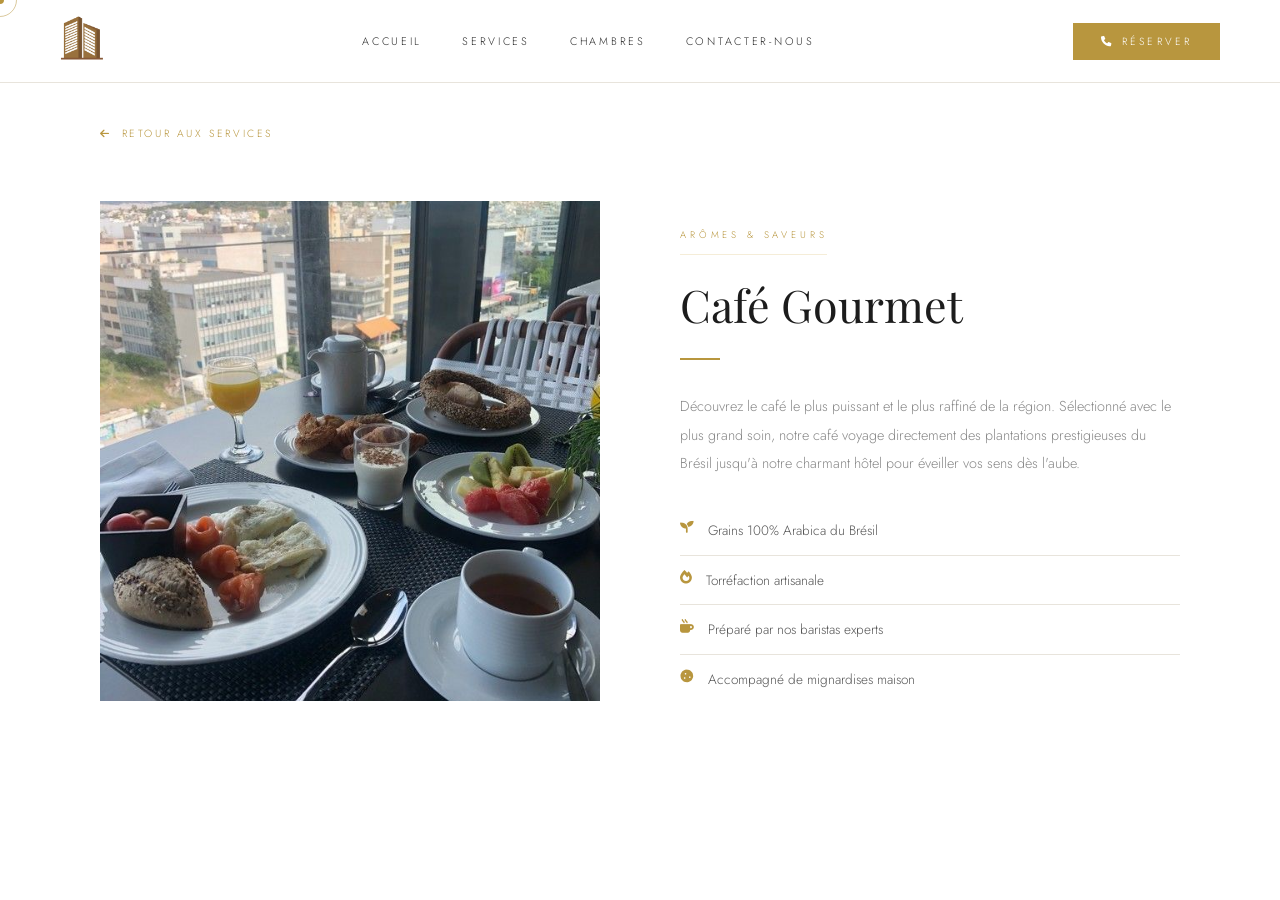
<file: cafe.html>
<!DOCTYPE html>
<html lang="fr">
<head>
  <meta charset="UTF-8">
  <meta name="viewport" content="width=device-width, initial-scale=1.0">
  <title>Café Gourmet - Luxury Hotel</title>
  <link rel="stylesheet" href="styles.css">
  <link href="https://fonts.googleapis.com/css2?family=Playfair+Display:ital,wght@0,400;0,500;0,700;1,400;1,500&family=Jost:wght@200;300;400;500&display=swap" rel="stylesheet">
  <link rel="stylesheet" href="https://cdnjs.cloudflare.com/ajax/libs/font-awesome/6.0.0/css/all.min.css">
</head>
<body>
  <div class="cursor" id="cursor"></div>
  <div class="cursor-ring" id="cursorRing"></div>
  <nav class="navbar scrolled" id="navbar">
    <div class="navbar-container">
      <a href="index.html"><img src="public/logo.png" alt="Luxury Hotel" class="navbar-logo"></a>
      <div class="navbar-spacer"></div>
      <div class="navbar-menu">
        <a href="index.html">Accueil</a><a href="services.html">Services</a>
        <a href="chambres.html">Chambres</a><a href="contacter-nous.html">Contacter-nous</a>
      </div>
      <div class="navbar-spacer"></div>
      <a class="reserve-btn"><i class="fas fa-phone"></i> Réserver</a>
    </div>
  </nav>
  <main class="detail-page">
    <div class="container">
      <a href="services.html" class="back-button"><i class="fas fa-arrow-left"></i> Retour aux services</a>
      <div class="detail-wrapper">
        <div class="image-section">
          <img src="public/Services/cafe.jpg" alt="Café Gourmet" class="main-image">
        </div>
        <div class="content-section">
          <span class="category-tag">Arômes & Saveurs</span>
          <h1>Café Gourmet</h1>
          <div class="divider"></div>
          <p class="description">Découvrez le café le plus puissant et le plus raffiné de la région. Sélectionné avec le plus grand soin, notre café voyage directement des plantations prestigieuses du Brésil jusqu'à notre charmant hôtel pour éveiller vos sens dès l'aube.</p>
          <ul class="info-list">
            <li><i class="fas fa-seedling"></i> Grains 100% Arabica du Brésil</li>
<li><i class="fas fa-fire"></i> Torréfaction artisanale</li>
<li><i class="fas fa-mug-hot"></i> Préparé par nos baristas experts</li>
<li><i class="fas fa-cookie"></i> Accompagné de mignardises maison</li>
          </ul>
        </div>
      </div>
    </div>
  </main>
  <script>
    const cur=document.getElementById('cursor'),ring=document.getElementById('cursorRing');
    let mx=0,my=0,rx=0,ry=0;
    document.addEventListener('mousemove',e=>{mx=e.clientX;my=e.clientY;});
    (function tick(){cur.style.cssText=`left:${mx-4}px;top:${my-4}px;position:fixed;`;rx+=(mx-rx)*.12;ry+=(my-ry)*.12;ring.style.cssText=`left:${rx-17}px;top:${ry-17}px;position:fixed;`;requestAnimationFrame(tick);})();
  </script>
</body>
</html>
</file>
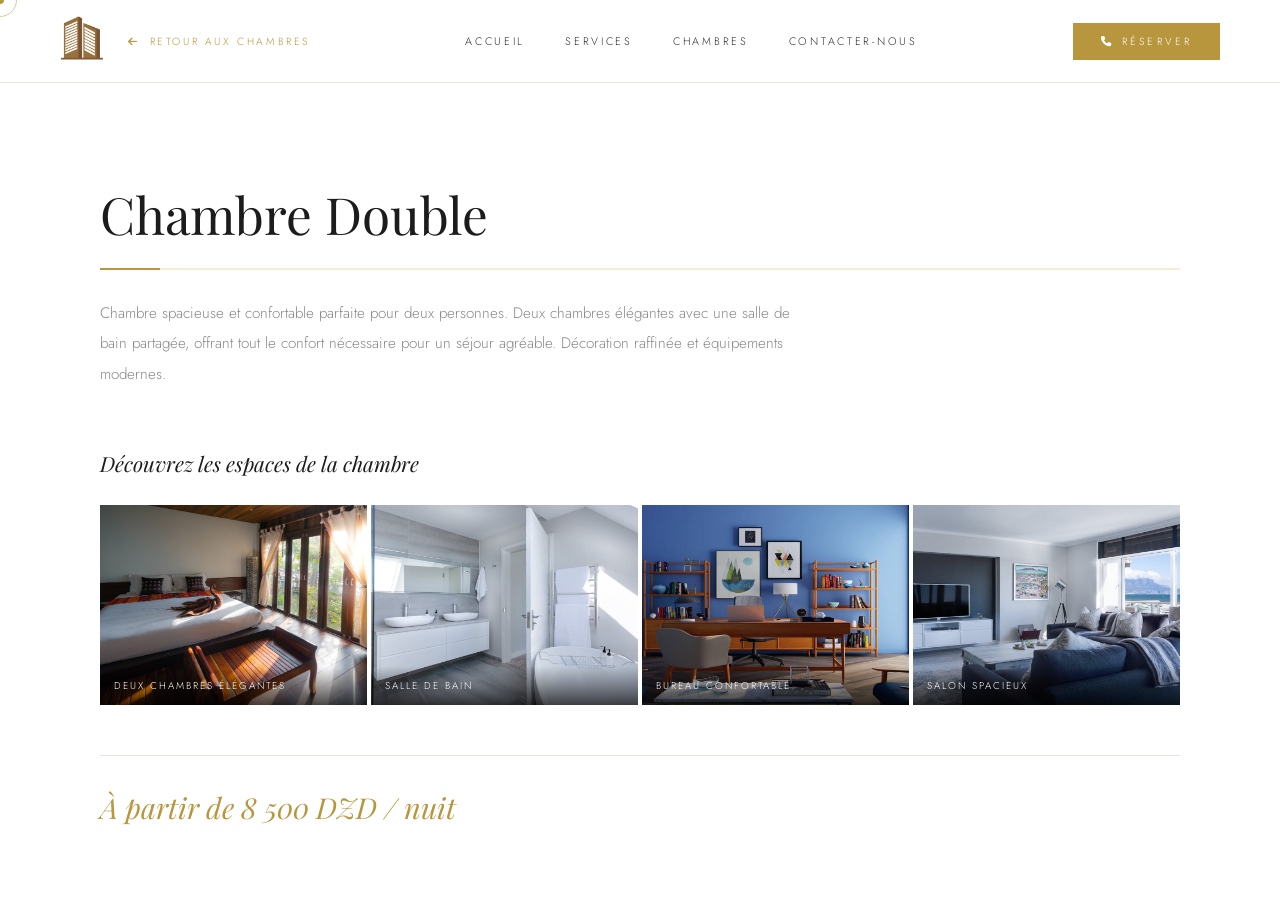
<file: chambre-double.html>
<!DOCTYPE html>
<html lang="fr">
<head>
  <meta charset="UTF-8">
  <meta name="viewport" content="width=device-width, initial-scale=1.0">
  <title>Chambre Double - Luxury Hotel</title>
  <link rel="stylesheet" href="styles.css">
  <link href="https://fonts.googleapis.com/css2?family=Playfair+Display:ital,wght@0,400;0,500;0,700;1,400;1,500&family=Jost:wght@200;300;400;500&display=swap" rel="stylesheet">
  <link rel="stylesheet" href="https://cdnjs.cloudflare.com/ajax/libs/font-awesome/6.0.0/css/all.min.css">
</head>
<body>

  <div class="cursor" id="cursor"></div>
  <div class="cursor-ring" id="cursorRing"></div>

  <nav class="navbar scrolled" id="navbar">
    <div class="navbar-container">
      <a href="index.html"><img src="public/logo.png" alt="Luxury Hotel" class="navbar-logo"></a>
      <a href="chambres.html" class="back-button" style="position:static;margin:0 0 0 24px;"><i class="fas fa-arrow-left"></i> Retour aux chambres</a>
      <div class="navbar-spacer"></div>
      <div class="navbar-menu">
        <a href="index.html">Accueil</a>
        <a href="services.html">Services</a>
        <a href="chambres.html">Chambres</a>
        <a href="contacter-nous.html">Contacter-nous</a>
      </div>
      <div class="navbar-spacer"></div>
      <a class="reserve-btn"><i class="fas fa-phone"></i> Réserver</a>
    </div>
  </nav>

  <section class="detail-section">
    <div class="detail-content">
      <h1>Chambre Double</h1>
      <p>Chambre spacieuse et confortable parfaite pour deux personnes. Deux chambres élégantes avec une salle de bain partagée, offrant tout le confort nécessaire pour un séjour agréable. Décoration raffinée et équipements modernes.</p>

      <section class="room-gallery">
        <h2 class="gallery-title">Découvrez les espaces de la chambre</h2>
        <div class="gallery-grid">
          <div class="gallery-item">
            <img src="public/brownRoom.jpg" alt="Deux chambres élégantes">
            <div class="gallery-label">Deux chambres élégantes</div>
          </div>
          <div class="gallery-item">
            <img src="public/details-3.jpeg" alt="Salle de bain">
            <div class="gallery-label">Salle de bain</div>
          </div>
          <div class="gallery-item">
            <img src="public/details-4.jpeg" alt="Bureau confortable">
            <div class="gallery-label">Bureau confortable</div>
          </div>
          <div class="gallery-item">
            <img src="public/room-11.jpeg" alt="Salon spacieux">
            <div class="gallery-label">Salon spacieux</div>
          </div>
        </div>
      </section>

      <p class="detail-price">À partir de 8 500 DZD / nuit</p>
    </div>
  </section>

  <script>
    const cur=document.getElementById('cursor'),ring=document.getElementById('cursorRing');
    let mx=0,my=0,rx=0,ry=0;
    document.addEventListener('mousemove',e=>{mx=e.clientX;my=e.clientY;});
    (function tick(){cur.style.cssText=`left:${mx-4}px;top:${my-4}px;position:fixed;`;rx+=(mx-rx)*.12;ry+=(my-ry)*.12;ring.style.cssText=`left:${rx-17}px;top:${ry-17}px;position:fixed;`;requestAnimationFrame(tick);})();
  </script>
</body>
</html>
</file>
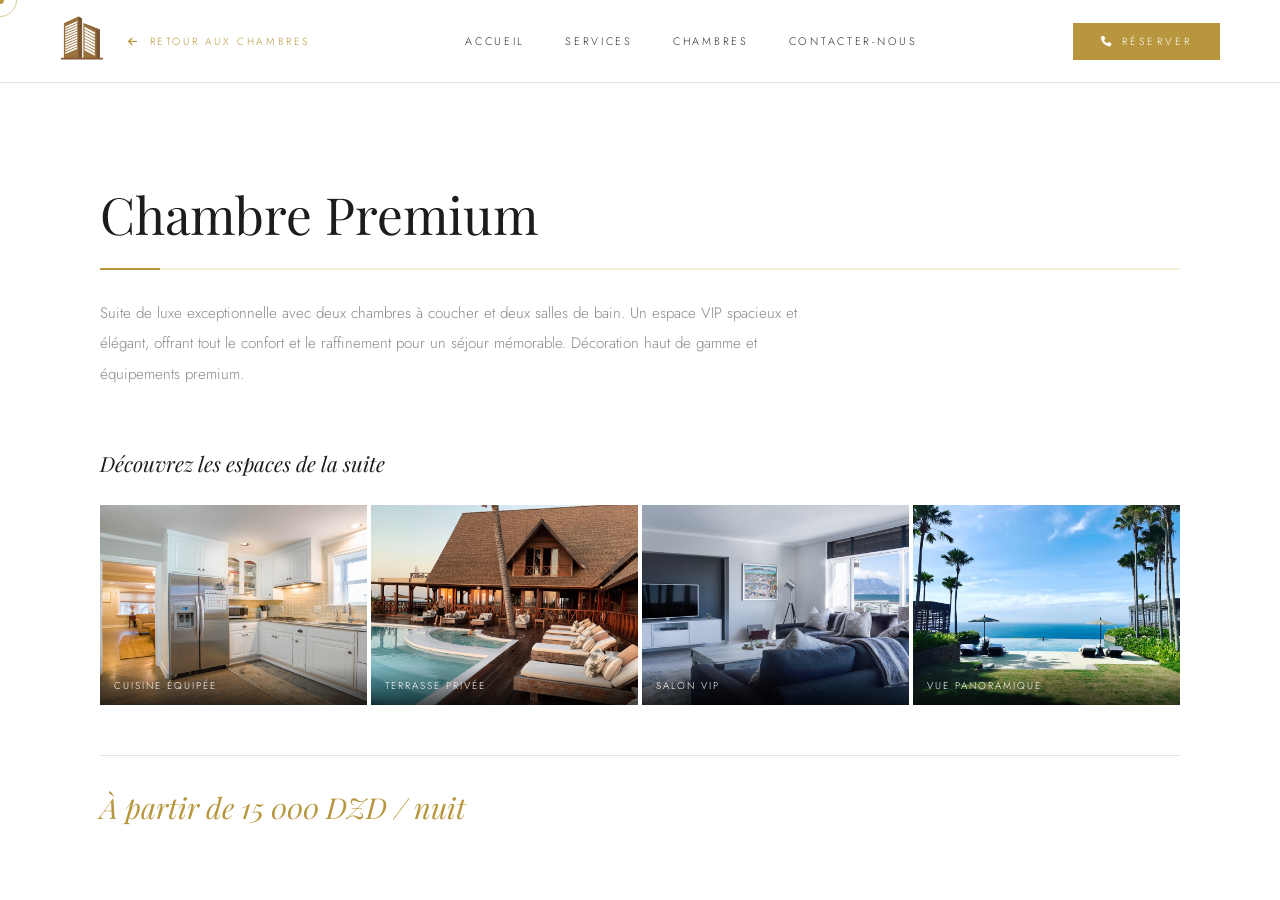
<file: chambre-premium.html>
<!DOCTYPE html>
<html lang="fr">
<head>
  <meta charset="UTF-8">
  <meta name="viewport" content="width=device-width, initial-scale=1.0">
  <title>Chambre Premium - Luxury Hotel</title>
  <link rel="stylesheet" href="styles.css">
  <link href="https://fonts.googleapis.com/css2?family=Playfair+Display:ital,wght@0,400;0,500;0,700;1,400;1,500&family=Jost:wght@200;300;400;500&display=swap" rel="stylesheet">
  <link rel="stylesheet" href="https://cdnjs.cloudflare.com/ajax/libs/font-awesome/6.0.0/css/all.min.css">
</head>
<body>

  <div class="cursor" id="cursor"></div>
  <div class="cursor-ring" id="cursorRing"></div>

  <nav class="navbar scrolled" id="navbar">
    <div class="navbar-container">
      <a href="index.html"><img src="public/logo.png" alt="Luxury Hotel" class="navbar-logo"></a>
      <a href="chambres.html" class="back-button" style="position:static;margin:0 0 0 24px;"><i class="fas fa-arrow-left"></i> Retour aux chambres</a>
      <div class="navbar-spacer"></div>
      <div class="navbar-menu">
        <a href="index.html">Accueil</a>
        <a href="services.html">Services</a>
        <a href="chambres.html">Chambres</a>
        <a href="contacter-nous.html">Contacter-nous</a>
      </div>
      <div class="navbar-spacer"></div>
      <a class="reserve-btn"><i class="fas fa-phone"></i> Réserver</a>
    </div>
  </nav>

  <section class="detail-section">
    <div class="detail-content">
      <h1>Chambre Premium</h1>
      <p>Suite de luxe exceptionnelle avec deux chambres à coucher et deux salles de bain. Un espace VIP spacieux et élégant, offrant tout le confort et le raffinement pour un séjour mémorable. Décoration haut de gamme et équipements premium.</p>

      <section class="room-gallery">
        <h2 class="gallery-title">Découvrez les espaces de la suite</h2>
        <div class="gallery-grid">
          <div class="gallery-item">
            <img src="public/details-2.jpeg" alt="Cuisine équipée">
            <div class="gallery-label">Cuisine équipée</div>
          </div>
          <div class="gallery-item">
            <img src="public/defaultBcg.jpg" alt="Terrasse privée">
            <div class="gallery-label">Terrasse privée</div>
          </div>
          <div class="gallery-item">
            <img src="public/room-11.jpeg" alt="Salon VIP">
            <div class="gallery-label">Salon VIP</div>
          </div>
          <div class="gallery-item">
            <img src="public/defaultBcg.jpeg" alt="Vue panoramique">
            <div class="gallery-label">Vue panoramique</div>
          </div>
        </div>
      </section>

      <p class="detail-price">À partir de 15 000 DZD / nuit</p>
    </div>
  </section>

  <script>
    const cur=document.getElementById('cursor'),ring=document.getElementById('cursorRing');
    let mx=0,my=0,rx=0,ry=0;
    document.addEventListener('mousemove',e=>{mx=e.clientX;my=e.clientY;});
    (function tick(){cur.style.cssText=`left:${mx-4}px;top:${my-4}px;position:fixed;`;rx+=(mx-rx)*.12;ry+=(my-ry)*.12;ring.style.cssText=`left:${rx-17}px;top:${ry-17}px;position:fixed;`;requestAnimationFrame(tick);})();
  </script>
</body>
</html>
</file>
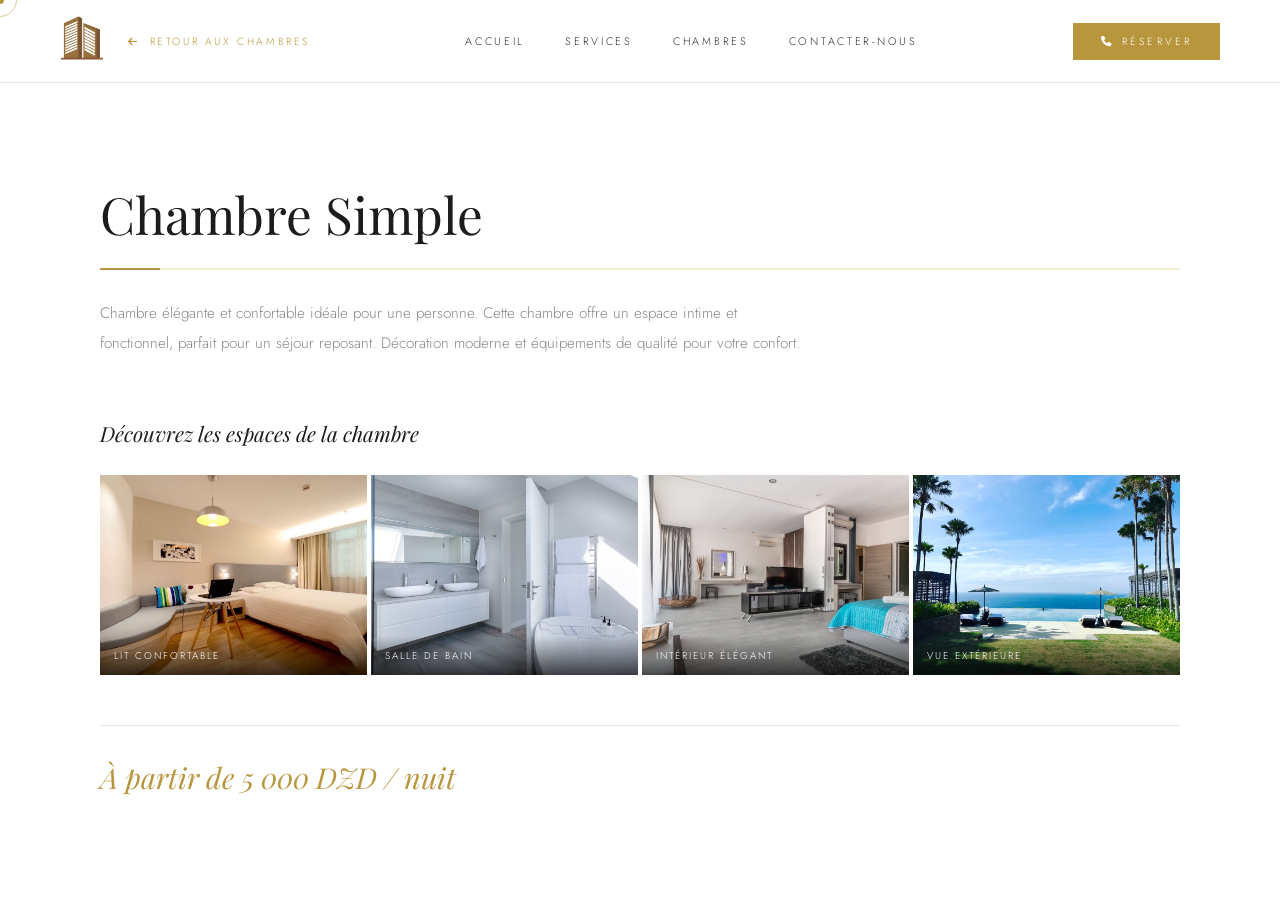
<file: chambre-simple.html>
<!DOCTYPE html>
<html lang="fr">
<head>
  <meta charset="UTF-8">
  <meta name="viewport" content="width=device-width, initial-scale=1.0">
  <title>Chambre Simple - Luxury Hotel</title>
  <link rel="stylesheet" href="styles.css">
  <link href="https://fonts.googleapis.com/css2?family=Playfair+Display:ital,wght@0,400;0,500;0,700;1,400;1,500&family=Jost:wght@200;300;400;500&display=swap" rel="stylesheet">
  <link rel="stylesheet" href="https://cdnjs.cloudflare.com/ajax/libs/font-awesome/6.0.0/css/all.min.css">
</head>
<body>

  <div class="cursor" id="cursor"></div>
  <div class="cursor-ring" id="cursorRing"></div>

  <nav class="navbar scrolled" id="navbar">
    <div class="navbar-container">
      <a href="index.html"><img src="public/logo.png" alt="Luxury Hotel" class="navbar-logo"></a>
      <a href="chambres.html" class="back-button" style="position:static;margin:0 0 0 24px;"><i class="fas fa-arrow-left"></i> Retour aux chambres</a>
      <div class="navbar-spacer"></div>
      <div class="navbar-menu">
        <a href="index.html">Accueil</a>
        <a href="services.html">Services</a>
        <a href="chambres.html">Chambres</a>
        <a href="contacter-nous.html">Contacter-nous</a>
      </div>
      <div class="navbar-spacer"></div>
      <a class="reserve-btn"><i class="fas fa-phone"></i> Réserver</a>
    </div>
  </nav>

  <section class="detail-section">
    <div class="detail-content">
      <h1>Chambre Simple</h1>
      <p>Chambre élégante et confortable idéale pour une personne. Cette chambre offre un espace intime et fonctionnel, parfait pour un séjour reposant. Décoration moderne et équipements de qualité pour votre confort.</p>

      <section class="room-gallery">
        <h2 class="gallery-title">Découvrez les espaces de la chambre</h2>
        <div class="gallery-grid">
          <div class="gallery-item">
            <img src="public/room-2.jpeg" alt="Lit confortable">
            <div class="gallery-label">Lit confortable</div>
          </div>
          <div class="gallery-item">
            <img src="public/details-3.jpeg" alt="Salle de bain">
            <div class="gallery-label">Salle de bain</div>
          </div>
          <div class="gallery-item">
            <img src="public/room-6.jpeg" alt="Intérieur élégant">
            <div class="gallery-label">Intérieur élégant</div>
          </div>
          <div class="gallery-item">
            <img src="public/defaultBcg.jpeg" alt="Vue extérieure">
            <div class="gallery-label">Vue extérieure</div>
          </div>
        </div>
      </section>

      <p class="detail-price">À partir de 5 000 DZD / nuit</p>
    </div>
  </section>
  
  <script>
    const cur=document.getElementById('cursor'),ring=document.getElementById('cursorRing');
    let mx=0,my=0,rx=0,ry=0;
    document.addEventListener('mousemove',e=>{mx=e.clientX;my=e.clientY;});
    (function tick(){cur.style.cssText=`left:${mx-4}px;top:${my-4}px;position:fixed;`;rx+=(mx-rx)*.12;ry+=(my-ry)*.12;ring.style.cssText=`left:${rx-17}px;top:${ry-17}px;position:fixed;`;requestAnimationFrame(tick);})();
  </script>
</body>
</html>
</file>
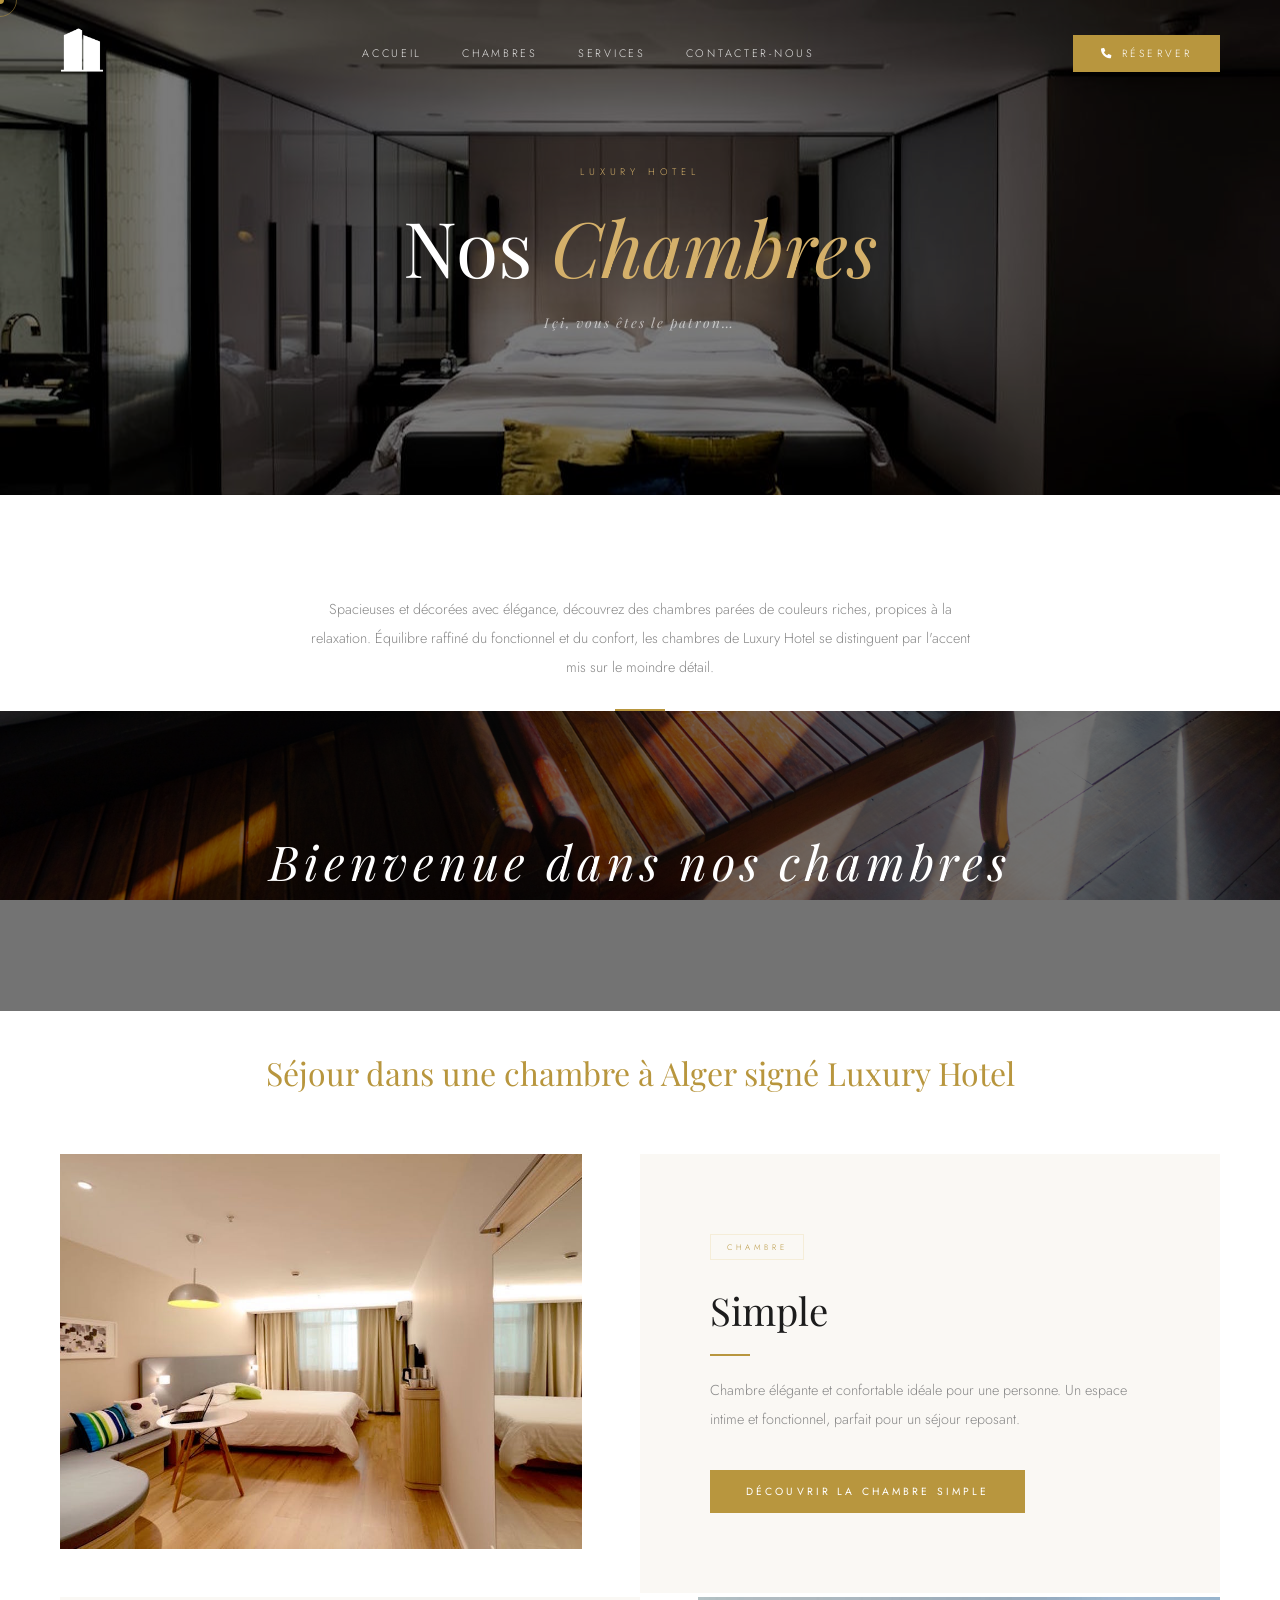
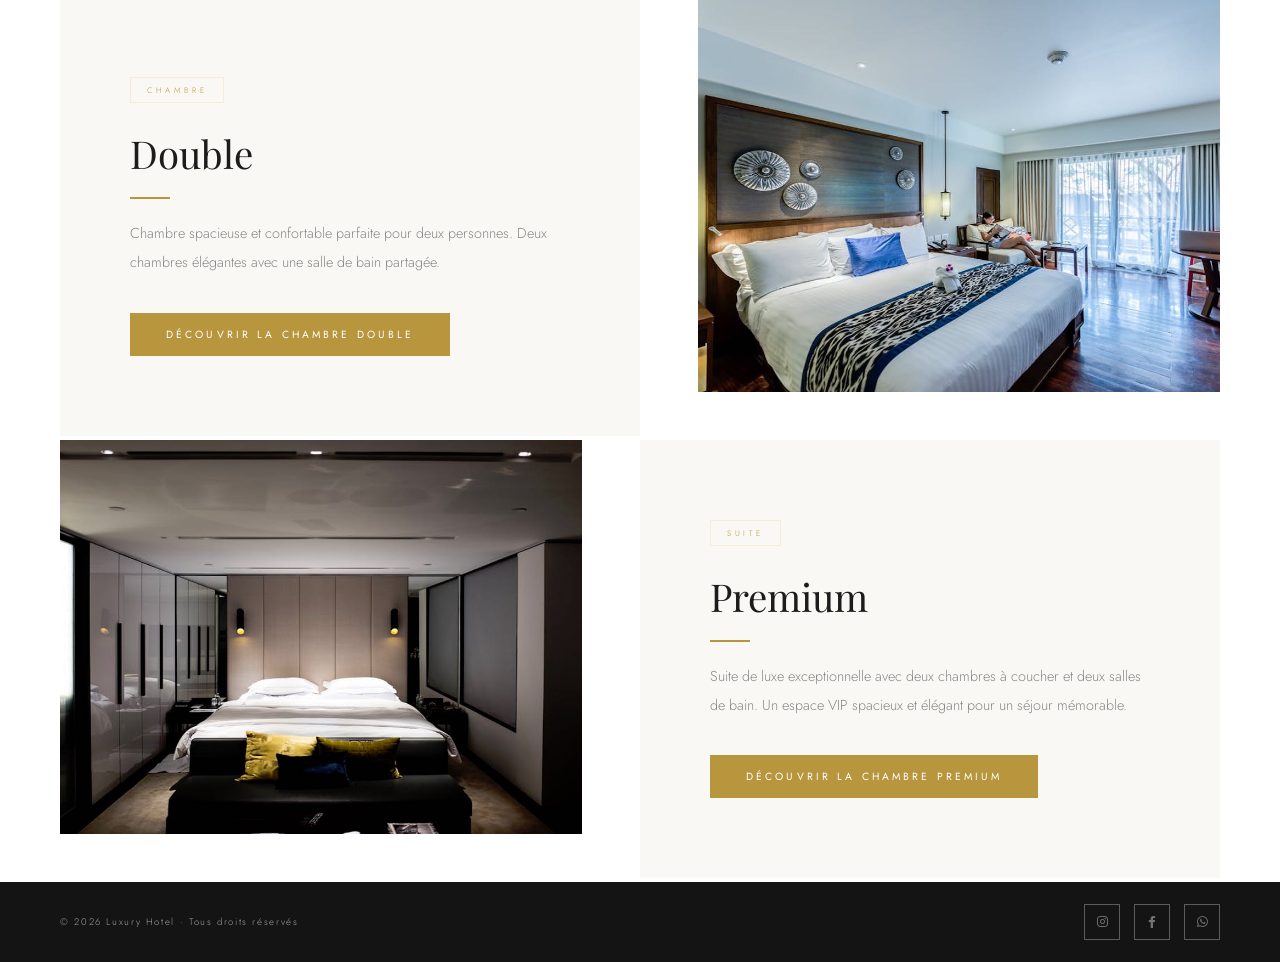
<file: chambres.html>
<!DOCTYPE html>
<html lang="fr">
<head>
  <meta charset="UTF-8">
  <meta name="viewport" content="width=device-width, initial-scale=1.0">
  <title>Chambres - Luxury Hotel</title>
  <link rel="icon" href="public/logo.png">
  <link rel="stylesheet" href="styles.css">
  <link href="https://fonts.googleapis.com/css2?family=Playfair+Display:ital,wght@0,400;0,500;0,700;1,400;1,500&family=Jost:wght@200;300;400;500&display=swap" rel="stylesheet">
  <link rel="stylesheet" href="https://cdnjs.cloudflare.com/ajax/libs/font-awesome/6.0.0/css/all.min.css">
  <style>
    .page-hero {
      height:55vh; min-height:400px; position:relative; overflow:hidden;
      background:url('public/room-3.jpeg') center/cover;
      display:flex; align-items:center; justify-content:center;
    }
    .page-hero::after { content:''; position:absolute; inset:0; background:rgba(0,0,0,.52); }
    .page-hero-content { position:relative; z-index:1; text-align:center; padding:0 20px; }
    .page-hero-tag { font-size:.6rem; letter-spacing:.5em; text-transform:uppercase; color:var(--gold-light); margin-bottom:16px; display:block; }
    .page-hero-title { font-family:'Playfair Display',serif; font-size:clamp(2.5rem,6vw,5rem); font-weight:400; color:var(--white); }
    .page-hero-title em { font-style:italic; color:var(--gold-light); }
    .page-hero-sub { font-size:.85rem; letter-spacing:.15em; color:rgba(255,255,255,.6); margin-top:16px; font-style:italic; font-family:'Playfair Display',serif; }

    /* Room items use grid layout */
    .rooms-section { background:var(--white); }
    .room-item {
      display:grid; grid-template-columns:1fr 1fr;
      min-height:300px; overflow:hidden;
    }
    .room-item.reverse .room-image-wrap { order:2; }
    .room-item.reverse .room-content   { order:1; }
    .room-image-wrap { overflow:hidden; }
    .room-image { width:90%; height:90%; object-fit:cover; display:block; transition:transform .7s ease; }
    .room-item:hover .room-image { transform:scale(1.04); }
    .room-content {
      background:var(--off-white); padding:80px 70px;
      display:flex; flex-direction:column; justify-content:center;
    }
    .room-badge {
      display:inline-block; font-size:.50rem; letter-spacing:.45em;
      text-transform:uppercase; color:var(--gold);
      border:1px solid var(--gold-pale); padding:6px 16px;
      margin-bottom:24px; align-self:flex-start;
    }
    .room-title {
      font-family:'Playfair Display',serif;
      font-size:2.4rem; font-weight:400; color:var(--dark);
      padding-bottom:20px; margin-bottom:20px; position:relative;
    }
    .room-title::after { content:''; position:absolute; bottom:0; left:0; width:40px; height:2px; background:var(--gold); }
    .room-description { font-size:.9rem; line-height:2; color:var(--grey); margin-bottom:36px; }
    .room-btn {
      display:inline-block; background:var(--gold); color:var(--white);
      padding:14px 36px; font-family:'Jost',sans-serif;
      font-size:.65rem; letter-spacing:.3em; text-transform:uppercase;
      text-decoration:none; cursor:none; align-self:flex-start;
      transition:background .3s, transform .2s;
    }
    .room-btn:hover { background:var(--dark); transform:translateY(-2px); }

    @media(max-width:900px){
      .room-item { grid-template-columns:1fr; }
      .room-item.reverse .room-image-wrap,.room-item.reverse .room-content { order:unset; }
      .room-image-wrap { height:300px; }
      .room-content { padding:44px 28px; }
    }
  </style>
</head>
<body>

  <div class="cursor" id="cursor"></div>
  <div class="cursor-ring" id="cursorRing"></div>

  <nav class="navbar scrolled" id="navbar">
    <div class="navbar-container">
      <a href="index.html"><img src="public/logo.png" alt="Luxury Hotel" class="navbar-logo"></a>
      <div class="navbar-spacer"></div>
      <div class="navbar-menu">
         <a href="index.html">Accueil</a>
        <a href="chambres.html">Chambres</a>
        <a href="services.html">Services</a>
        <a href="contacter-nous.html">Contacter-nous</a>
      </div>
      <div class="navbar-spacer"></div>
      <a class="reserve-btn"><i class="fas fa-phone"></i> Réserver</a>
    </div>
  </nav>

  <div class="page-hero">
    <div class="page-hero-content">
      <span class="page-hero-tag">Luxury Hotel</span>
      <h1 class="page-hero-title">Nos <em>Chambres</em></h1>
      <p class="page-hero-sub">Içi, vous êtes le patron…</p>
    </div>
  </div>

  <div class="page-header reveal" style="padding-bottom:0;">
    <p>Spacieuses et décorées avec élégance, découvrez des chambres parées de couleurs riches, propices à la relaxation. Équilibre raffiné du fonctionnel et du confort, les chambres de Luxury Hotel se distinguent par l'accent mis sur le moindre détail.</p>
  </div>

  <div class="parallax-section">
    <div class="parallax-text">Bienvenue dans nos chambres</div>
  </div>

  <h2 class="rooms-intro">Séjour dans une chambre à Alger signé Luxury Hotel</h2>

  <section class="rooms-section">

    <!-- Simple -->
  <div class="room-item">

  <img src="public/room-1.jpeg" class="room-image">

  <div class="room-content">
    <span class="room-badge">Chambre</span>
        <h3 class="room-title">Simple</h3>
        <p class="room-description">Chambre élégante et confortable idéale pour une personne. Un espace intime et fonctionnel, parfait pour un séjour reposant.</p>
        <a href="chambre-simple.html" class="room-btn">Découvrir la chambre Simple</a>
      </div>
    </div>


 <!-- Double -->
 <div class="room-item reverse">

  <img src="public/room-4.jpeg" class="room-image">

  <div class="room-content">
    <span class="room-badge">Chambre</span>
        <h3 class="room-title">Double</h3>
        <p class="room-description">Chambre spacieuse et confortable parfaite pour deux personnes. Deux chambres élégantes avec une salle de bain partagée.</p>
        <a href="chambre-double.html" class="room-btn">Découvrir la chambre Double</a>
      </div>
    </div>



  <!-- Premium -->
  <div class="room-item">
  <img src="public/room-3.jpeg" class="room-image">

  <div class="room-content">
     <span class="room-badge">Suite</span>
        <h3 class="room-title">Premium</h3>
        <p class="room-description">Suite de luxe exceptionnelle avec deux chambres à coucher et deux salles de bain. Un espace VIP spacieux et élégant pour un séjour mémorable.</p>
        <a href="chambre-premium.html" class="room-btn">Découvrir la chambre Premium</a>
      </div>
    </div>

  </section>

  <footer class="footer-bottom2">
    <span class="footer-copy">© 2026 Luxury Hotel · Tous droits réservés</span>
    <div class="footer-socials">
      <a href="#"><i class="fab fa-instagram"></i></a>
      <a href="#"><i class="fab fa-facebook-f"></i></a>
      <a href="#"><i class="fab fa-whatsapp"></i></a>
    </div>
  </footer>

  <script>
    const cur=document.getElementById('cursor'),ring=document.getElementById('cursorRing');
    let mx=0,my=0,rx=0,ry=0;
    document.addEventListener('mousemove',e=>{mx=e.clientX;my=e.clientY;});
    (function tick(){cur.style.cssText=`left:${mx-4}px;top:${my-4}px;position:fixed;`;rx+=(mx-rx)*.12;ry+=(my-ry)*.12;ring.style.cssText=`left:${rx-17}px;top:${ry-17}px;position:fixed;`;requestAnimationFrame(tick);})();
    window.addEventListener('scroll',()=>document.getElementById('navbar').classList.toggle('scrolled',scrollY>10));
    const obs=new IntersectionObserver(e=>e.forEach(x=>{if(x.isIntersecting)x.target.classList.add('visible');}),{threshold:.12});
    document.querySelectorAll('.reveal').forEach(el=>obs.observe(el));
  
  const observerOptions = {
    threshold: 0.2 // L'animation se déclenche quand 20% de l'élément est visible
  };

  const observer = new IntersectionObserver((entries) => {
    entries.forEach(entry => {
      if (entry.isIntersecting) {
        entry.target.classList.add('appear');
      }
    });
  }, observerOptions);

  // On cible tous les éléments .room-item
  document.querySelectorAll('.room-item').forEach(item => {
    observer.observe(item);
  });
  </script>
</body>
</html>
</file>
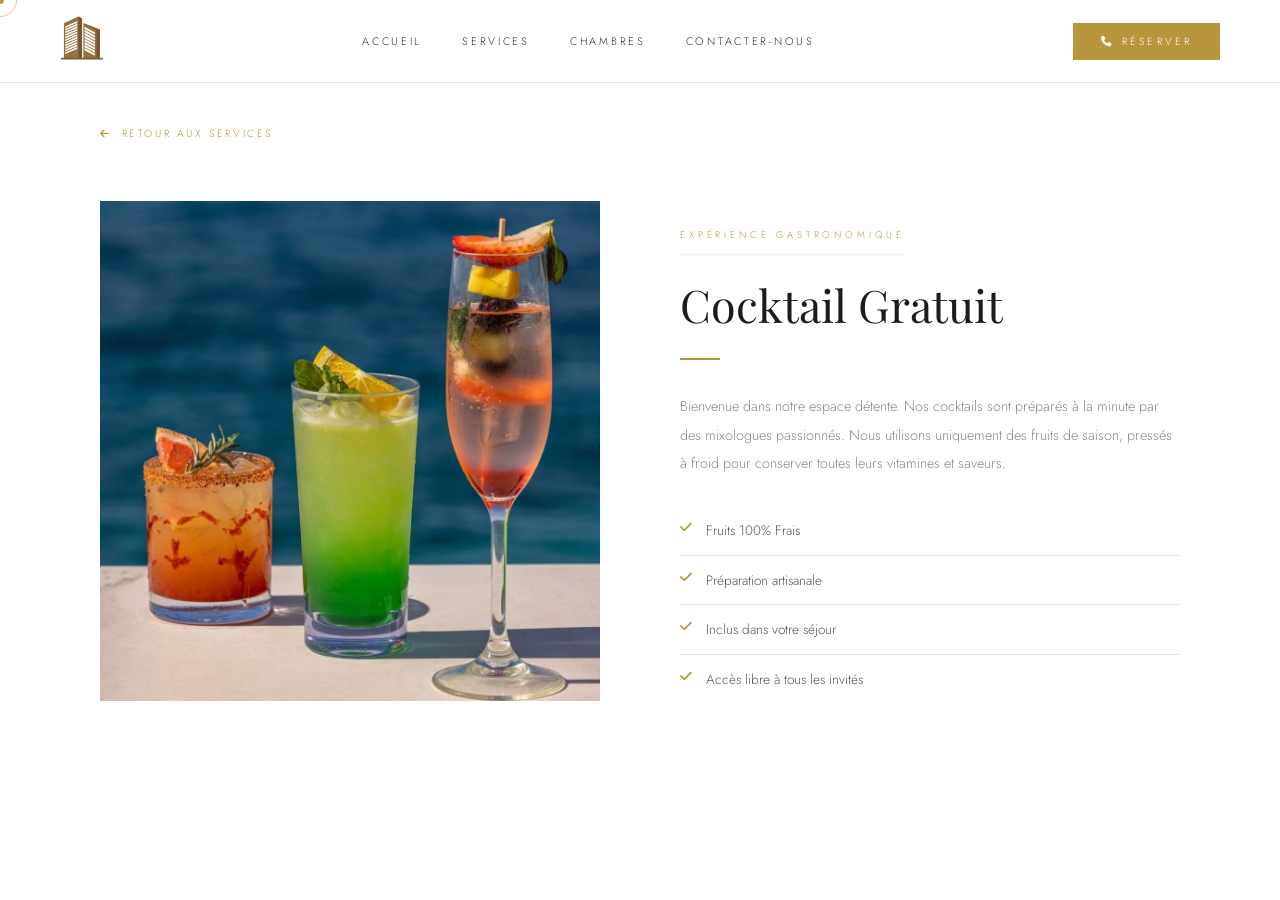
<file: cocktail.html>
<!DOCTYPE html>
<html lang="fr">
<head>
  <meta charset="UTF-8">
  <meta name="viewport" content="width=device-width, initial-scale=1.0">
  <title>Cocktail Gratuit - Luxury Hotel</title>
  <link rel="stylesheet" href="styles.css">
  <link href="https://fonts.googleapis.com/css2?family=Playfair+Display:ital,wght@0,400;0,500;0,700;1,400;1,500&family=Jost:wght@200;300;400;500&display=swap" rel="stylesheet">
  <link rel="stylesheet" href="https://cdnjs.cloudflare.com/ajax/libs/font-awesome/6.0.0/css/all.min.css">
</head>
<body>
  <div class="cursor" id="cursor"></div>
  <div class="cursor-ring" id="cursorRing"></div>
  <nav class="navbar scrolled" id="navbar">
    <div class="navbar-container">
      <a href="index.html"><img src="public/logo.png" alt="Luxury Hotel" class="navbar-logo"></a>
      <div class="navbar-spacer"></div>
      <div class="navbar-menu">
        <a href="index.html">Accueil</a><a href="services.html">Services</a>
        <a href="chambres.html">Chambres</a><a href="contacter-nous.html">Contacter-nous</a>
      </div>
      <div class="navbar-spacer"></div>
      <a class="reserve-btn"><i class="fas fa-phone"></i> Réserver</a>
    </div>
  </nav>
  <main class="detail-page">
    <div class="container">
      <a href="services.html" class="back-button"><i class="fas fa-arrow-left"></i> Retour aux services</a>
      <div class="detail-wrapper">
        <div class="image-section">
          <img src="public/Services/cocktail.jpg" alt="Cocktail Gratuit" class="main-image">
        </div>
        <div class="content-section">
          <span class="category-tag">Expérience Gastronomique</span>
          <h1>Cocktail Gratuit</h1>
          <div class="divider"></div>
          <p class="description">Bienvenue dans notre espace détente. Nos cocktails sont préparés à la minute par des mixologues passionnés. Nous utilisons uniquement des fruits de saison, pressés à froid pour conserver toutes leurs vitamines et saveurs.</p>
          <ul class="info-list">
            <li><i class="fas fa-check"></i> Fruits 100% Frais</li>
<li><i class="fas fa-check"></i> Préparation artisanale</li>
<li><i class="fas fa-check"></i> Inclus dans votre séjour</li>
<li><i class="fas fa-check"></i> Accès libre à tous les invités</li>
          </ul>
        </div>
      </div>
    </div>
  </main>
  <script>
    const cur=document.getElementById('cursor'),ring=document.getElementById('cursorRing');
    let mx=0,my=0,rx=0,ry=0;
    document.addEventListener('mousemove',e=>{mx=e.clientX;my=e.clientY;});
    (function tick(){cur.style.cssText=`left:${mx-4}px;top:${my-4}px;position:fixed;`;rx+=(mx-rx)*.12;ry+=(my-ry)*.12;ring.style.cssText=`left:${rx-17}px;top:${ry-17}px;position:fixed;`;requestAnimationFrame(tick);})();
  </script>
</body>
</html>
</file>
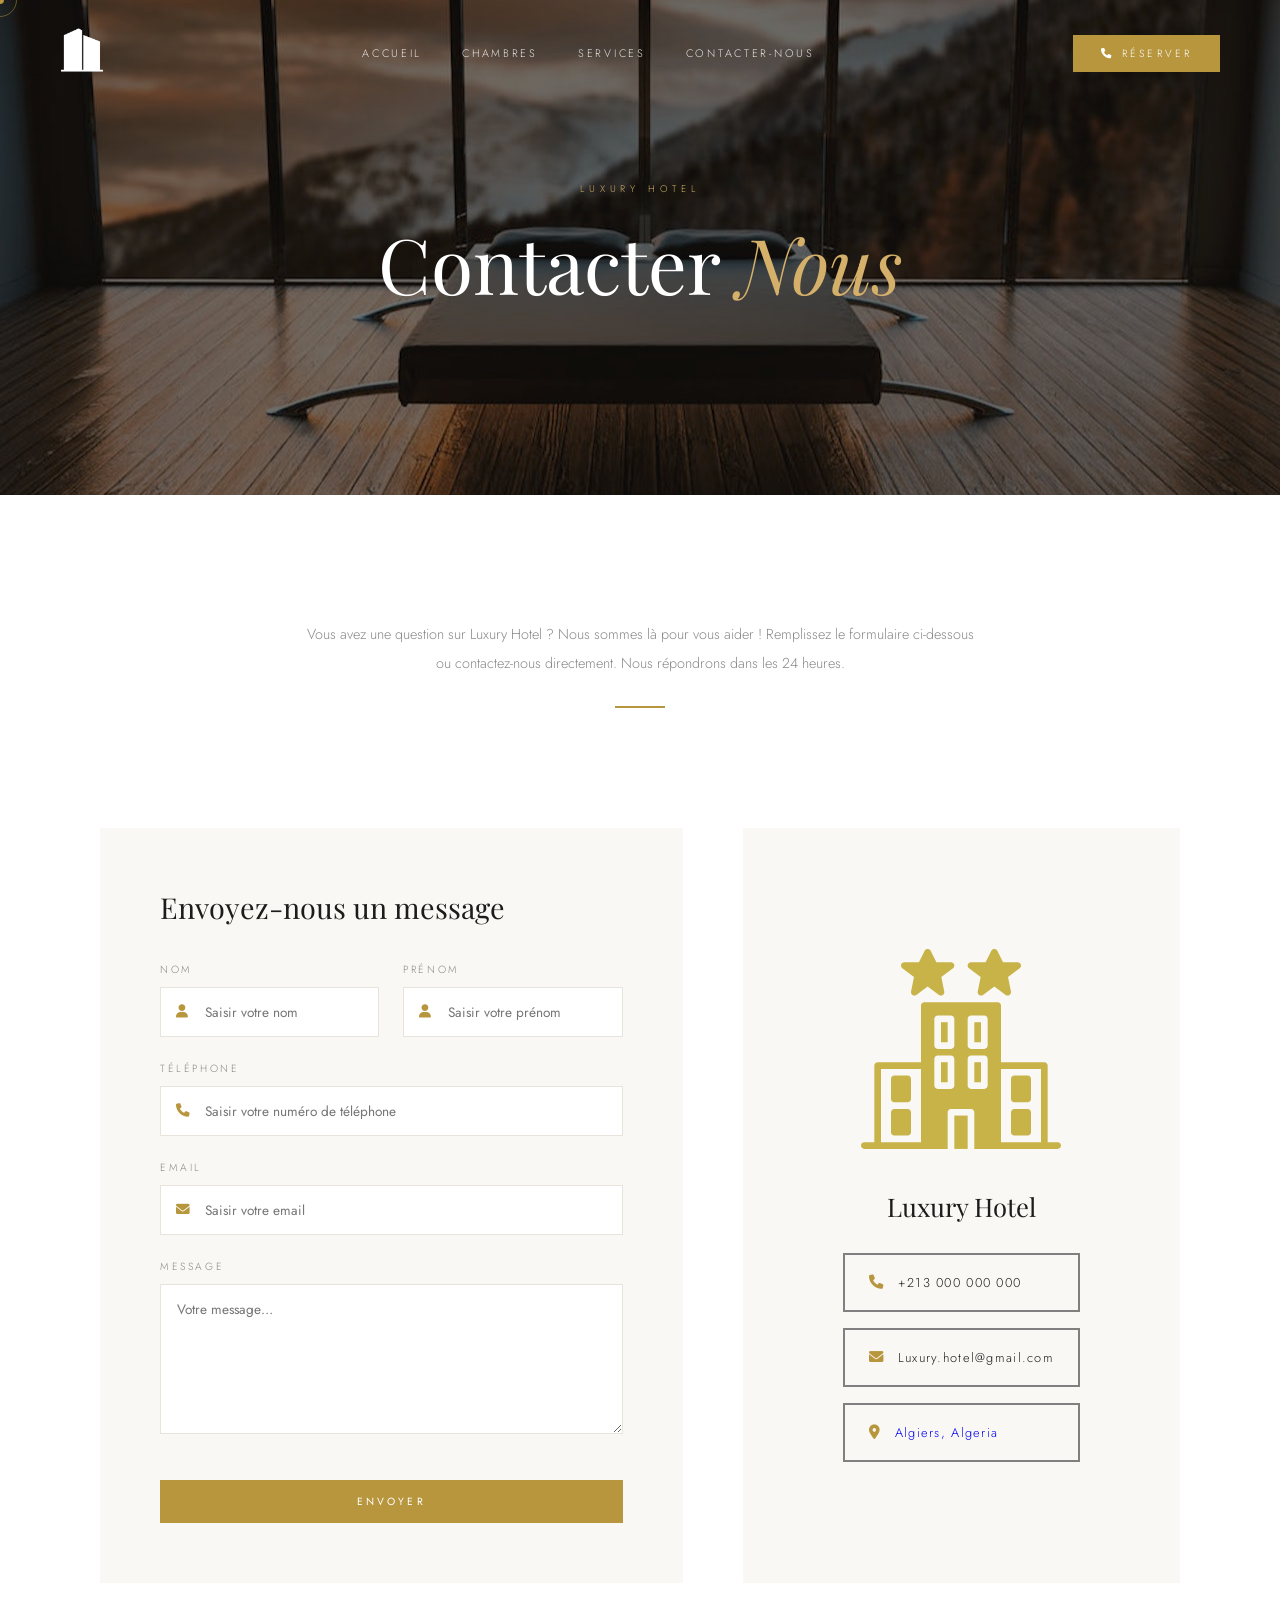
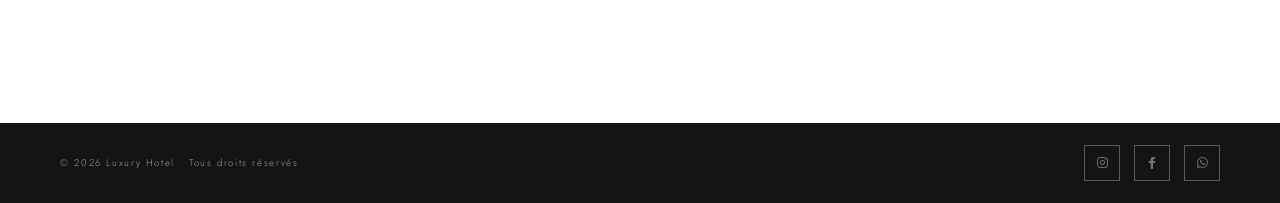
<file: contacter-nous.html>
<!DOCTYPE html>
<html lang="fr">
<head>
  <meta charset="UTF-8">
  <meta name="viewport" content="width=device-width, initial-scale=1.0">
  <title>Contacter-nous - Luxury Hotel</title>
  <link rel="icon" href="public/logo.png">
  <link rel="stylesheet" href="styles.css">
  <link href="https://fonts.googleapis.com/css2?family=Playfair+Display:ital,wght@0,400;0,500;0,700;1,400;1,500&family=Jost:wght@200;300;400;500&display=swap" rel="stylesheet">
  <link rel="stylesheet" href="https://cdnjs.cloudflare.com/ajax/libs/font-awesome/6.0.0/css/all.min.css">
  <style>
    .page-hero {
      height:55vh; min-height:400px; position:relative; overflow:hidden;
      background:url('public/room-9.jpeg') center/cover;
      display:flex; align-items:center; justify-content:center;
    }
    .page-hero::after { content:''; position:absolute; inset:0; background:rgba(0,0,0,.55); }
    .page-hero-content { position:relative; z-index:1; text-align:center; padding:0 20px; }
    .page-hero-tag { font-size:.6rem; letter-spacing:.5em; text-transform:uppercase; color:var(--gold-light); margin-bottom:16px; display:block; }
    .page-hero-title { font-family:'Playfair Display',serif; font-size:clamp(2.5rem,6vw,5rem); font-weight:400; color:var(--white); }
    .page-hero-title em { font-style:italic; color:var(--gold-light); }
  </style>
</head>
<body>

  <div class="cursor" id="cursor"></div>
  <div class="cursor-ring" id="cursorRing"></div>

  <nav class="navbar scrolled" id="navbar">
    <div class="navbar-container">
      <a href="index.html"><img src="public/logo.png" alt="Luxury Hotel" class="navbar-logo"></a>
      <div class="navbar-spacer"></div>
      <div class="navbar-menu">
        <a href="index.html">Accueil</a>
        <a href="chambres.html">Chambres</a>
        <a href="services.html">Services</a>
        <a href="contacter-nous.html">Contacter-nous</a>
      </div>
      <div class="navbar-spacer"></div>
      <a class="reserve-btn"><i class="fas fa-phone"></i> Réserver</a>
    </div>
  </nav>

  <div class="page-hero">
    <div class="page-hero-content">
      <span class="page-hero-tag">Luxury Hotel</span>
      <h1 class="page-hero-title">Contacter <em>Nous</em></h1>
    </div>
  </div>

  <div class="contact-container">
    <div class="page-header reveal" style="padding-top:5px;">
      <p>Vous avez une question sur Luxury Hotel ? Nous sommes là pour vous aider ! Remplissez le formulaire ci-dessous ou contactez-nous directement. Nous répondrons dans les 24 heures.</p>
    </div>

    <div class="contact-wrapper reveal">
      <div class="contact-form">
        <h2>Envoyez-nous un message</h2>
        <form>
          <div class="form-row">
            <div class="form-group">
              <label for="firstName">Nom</label>
              <div class="input-group">
                <i class="fas fa-user input-icon"></i>
                <input type="text" id="firstName" name="firstName" placeholder="Saisir votre nom" required>
              </div>
            </div>
            <div class="form-group">
              <label for="lastName">Prénom</label>
              <div class="input-group">
                <i class="fas fa-user input-icon"></i>
                <input type="text" id="lastName" name="lastName" placeholder="Saisir votre prénom" required>
              </div>
            </div>
          </div>
          <div class="form-group">
            <label for="telephone">Téléphone</label>
            <div class="input-group">
              <i class="fas fa-phone input-icon"></i>
              <input type="tel" id="telephone" name="telephone" placeholder="Saisir votre numéro de téléphone" required>
            </div>
          </div>
          <div class="form-group">
            <label for="email">Email</label>
            <div class="input-group">
              <i class="fas fa-envelope input-icon"></i>
              <input type="email" id="email" name="email" placeholder="Saisir votre email" required>
            </div>
          </div>
          <div class="form-group">
            <label for="message">Message</label>
            <textarea id="message" name="message" placeholder="Votre message…" rows="6" required></textarea>
          </div>
          <button type="submit" class="room-btn" style="width:100%;margin-top:16px;border:none;cursor:none;">Envoyer</button>
        </form>
      </div>

      <div class="contact-info">
         
       <svg class="contact-logo-desktop" x="0px" y="0px" viewBox="0 0 511.998 511.998" fill="#b29700" width="200" height="200">
          <path d="M238.501,39.78c-1.169-3.482-4.42-5.837-8.098-5.837h-37.394L178.306,4.528c-2.893-5.786-12.382-5.786-15.275,0
              l-14.702,29.414h-37.393c-3.678,0-6.938,2.355-8.098,5.837c-1.161,3.482,0.043,7.322,2.978,9.523l29.832,22.374l-7.475,37.393
              c-0.7,3.465,0.819,6.997,3.806,8.892c2.987,1.894,6.835,1.741,9.66-0.375l29.03-21.666l29.03,21.666
              c1.51,1.126,3.302,1.69,5.103,1.69c1.579,0,3.166-0.435,4.557-1.314c2.987-1.894,4.506-5.427,3.806-8.892l-7.475-37.393
              l29.833-22.374C238.458,47.101,239.662,43.261,238.501,39.78z"/>
          <path d="M409.168,39.78c-1.169-3.482-4.42-5.837-8.098-5.837h-37.393L348.973,4.528c-2.893-5.786-12.382-5.786-15.275,0
              l-14.703,29.414h-37.393c-3.678,0-6.938,2.355-8.098,5.837c-1.161,3.482,0.043,7.322,2.978,9.523l29.833,22.374l-7.475,37.393
              c-0.7,3.465,0.819,6.997,3.806,8.892c2.987,1.894,6.835,1.741,9.66-0.375l29.03-21.666l29.03,21.666
              c1.51,1.126,3.302,1.69,5.103,1.69c1.579,0,3.166-0.435,4.557-1.314c2.987-1.894,4.506-5.427,3.806-8.892l-7.475-37.393
              l29.833-22.374C409.125,47.101,410.329,43.261,409.168,39.78z"/>
          <path d="M119.469,324.076H85.336c-4.71,0-8.533,3.814-8.533,8.533v51.2c0,4.719,3.823,8.533,8.533,8.533h34.133
              c4.71,0,8.533-3.814,8.533-8.533v-51.2C128.002,327.891,124.179,324.076,119.469,324.076z"/>
          <path d="M119.469,409.41H85.336c-4.71,0-8.533,3.814-8.533,8.533v51.2c0,4.719,3.823,8.533,8.533,8.533h34.133
              c4.71,0,8.533-3.814,8.533-8.533v-51.2C128.002,413.224,124.179,409.41,119.469,409.41z"/>
          <path d="M426.669,324.076h-34.133c-4.71,0-8.533,3.814-8.533,8.533v51.2c0,4.719,3.823,8.533,8.533,8.533h34.133
              c4.71,0,8.533-3.814,8.533-8.533v-51.2C435.202,327.891,431.38,324.076,426.669,324.076z"/>
          <path d="M426.669,409.41h-34.133c-4.71,0-8.533,3.814-8.533,8.533v51.2c0,4.719,3.823,8.533,8.533,8.533h34.133
              c4.71,0,8.533-3.814,8.533-8.533v-51.2C435.202,413.224,431.38,409.41,426.669,409.41z"/>
          <path d="M503.466,494.743h-25.6V298.476c0-4.719-3.814-8.533-8.533-8.533H358.399V144.876c0-4.719-3.814-8.533-8.533-8.533
              H162.132c-4.71,0-8.533,3.814-8.533,8.533v145.067H42.666c-4.71,0-8.533,3.814-8.533,8.533v196.267h-25.6
              c-4.71,0-8.533,3.814-8.533,8.533s3.823,8.533,8.533,8.533h34.133h119.467h59.733v-93.867c0-4.719,3.823-8.533,8.533-8.533h51.2
              c4.719,0,8.533,3.814,8.533,8.533v93.867h59.733h119.467h34.133c4.719,0,8.533-3.814,8.533-8.533
              C511.999,498.557,508.185,494.743,503.466,494.743z M153.599,494.743h-102.4V307.01h102.4V494.743z M238.932,349.676
              c0,4.719-3.814,8.533-8.533,8.533h-34.133c-4.71,0-8.533-3.814-8.533-8.533v-68.267c0-4.719,3.823-8.533,8.533-8.533h34.133
              c4.719,0,8.533,3.814,8.533,8.533V349.676z M238.932,247.276c0,4.719-3.814,8.533-8.533,8.533h-34.133
              c-4.71,0-8.533-3.814-8.533-8.533v-68.267c0-4.719,3.823-8.533,8.533-8.533h34.133c4.719,0,8.533,3.814,8.533,8.533V247.276z
               M315.733,358.209h-34.134c-4.71,0-8.533-3.814-8.533-8.533v-68.267c0-4.719,3.823-8.533,8.533-8.533h34.133
              c4.719,0,8.533,3.814,8.533,8.533v68.267h0.001C324.266,354.395,320.452,358.209,315.733,358.209z M315.733,255.809h-34.134
              c-4.71,0-8.533-3.814-8.533-8.533v-68.267c0-4.719,3.823-8.533,8.533-8.533h34.133c4.719,0,8.533,3.814,8.533,8.533v68.267h0.001
              C324.266,251.995,320.452,255.809,315.733,255.809z M460.799,494.743h-102.4V307.01h102.4V494.743z"/>
          <rect x="204.799" y="187.543" width="17.067" height="51.2"/>
          <rect x="290.132" y="289.943" width="17.067" height="51.2"/>
          <rect x="204.799" y="289.943" width="17.067" height="51.2"/>
          <rect x="238.932" y="426.476" width="34.134" height="85.334"/>
          <rect x="290.132" y="187.543" width="17.067" height="51.2"/>
        </svg>
        <h2>Luxury Hotel </h2>
        <div class="contact-buttons">
          <a class="contact-btn"><i class="fas fa-phone"></i><span>+213 000 000 000</span></a>
          <a class="contact-btn"><i class="fas fa-envelope"></i><span>Luxury.hotel@gmail.com</span></a>
          <a href="#" class="contact-btn"><i class="fas fa-map-marker-alt"></i><span>Algiers, Algeria</span></a>
        </div>
      </div>
    </div>
  </div>

  <footer class="footer-bottom2">
    <span class="footer-copy">© 2026 Luxury Hotel · Tous droits réservés</span>
    <div class="footer-socials">
      <a href="#"><i class="fab fa-instagram"></i></a>
      <a href="#"><i class="fab fa-facebook-f"></i></a>
      <a href="#"><i class="fab fa-whatsapp"></i></a>
    </div>
  </footer>

  <script>
    const cur=document.getElementById('cursor'),ring=document.getElementById('cursorRing');
    let mx=0,my=0,rx=0,ry=0;
    document.addEventListener('mousemove',e=>{mx=e.clientX;my=e.clientY;});
    (function tick(){cur.style.cssText=`left:${mx-4}px;top:${my-4}px;position:fixed;`;rx+=(mx-rx)*.12;ry+=(my-ry)*.12;ring.style.cssText=`left:${rx-17}px;top:${ry-17}px;position:fixed;`;requestAnimationFrame(tick);})();
    window.addEventListener('scroll',()=>document.getElementById('navbar').classList.toggle('scrolled',scrollY>10));
    const obs=new IntersectionObserver(e=>e.forEach(x=>{if(x.isIntersecting)x.target.classList.add('visible');}),{threshold:.12});
    document.querySelectorAll('.reveal').forEach(el=>obs.observe(el));
  </script>
</body>
</html>
</file>
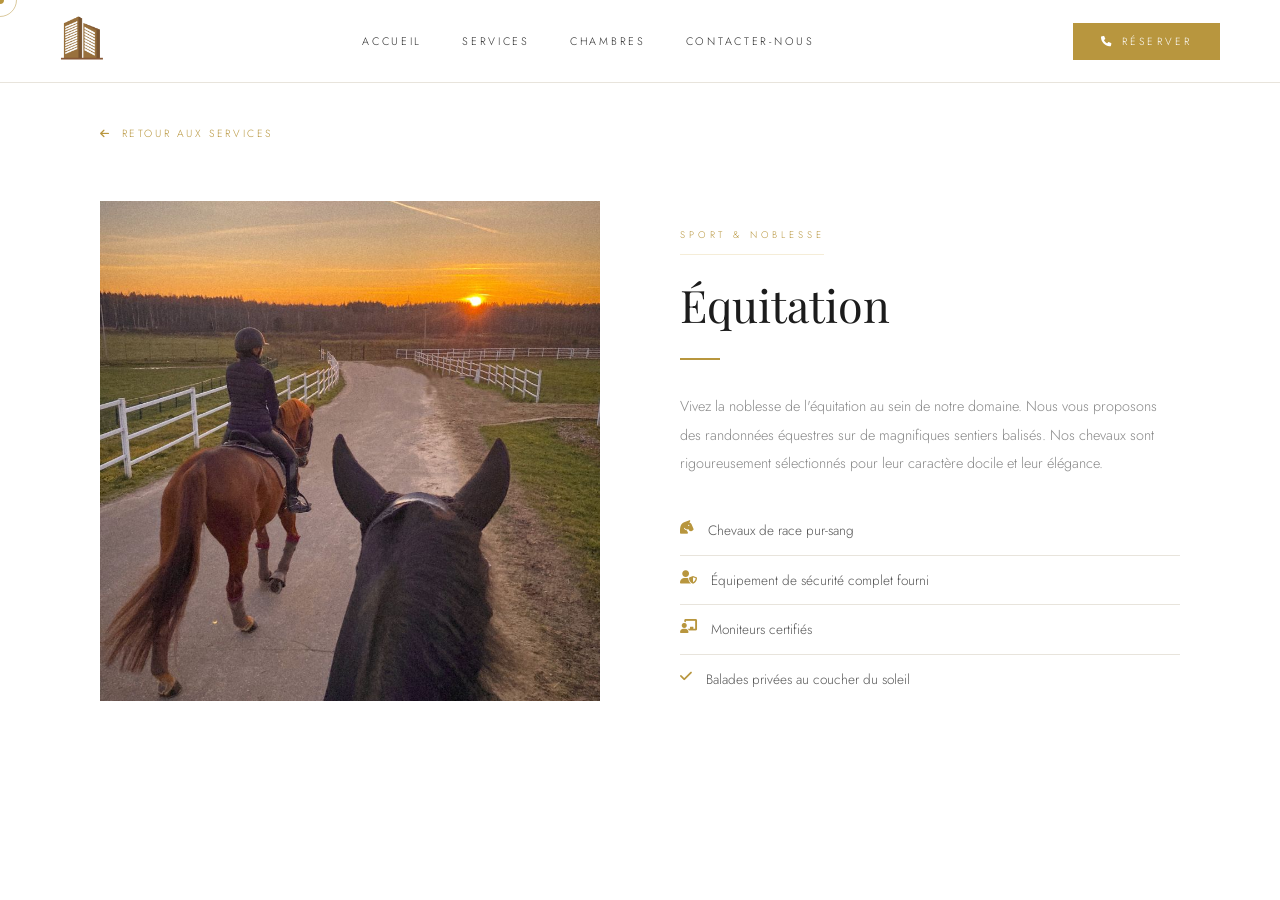
<file: equitation.html>
<!DOCTYPE html>
<html lang="fr">
<head>
  <meta charset="UTF-8">
  <meta name="viewport" content="width=device-width, initial-scale=1.0">
  <title>Équitation - Luxury Hotel</title>
  <link rel="stylesheet" href="styles.css">
  <link href="https://fonts.googleapis.com/css2?family=Playfair+Display:ital,wght@0,400;0,500;0,700;1,400;1,500&family=Jost:wght@200;300;400;500&display=swap" rel="stylesheet">
  <link rel="stylesheet" href="https://cdnjs.cloudflare.com/ajax/libs/font-awesome/6.0.0/css/all.min.css">
</head>
<body>
  <div class="cursor" id="cursor"></div>
  <div class="cursor-ring" id="cursorRing"></div>
  <nav class="navbar scrolled" id="navbar">
    <div class="navbar-container">
      <a href="index.html"><img src="public/logo.png" alt="Luxury Hotel" class="navbar-logo"></a>
      <div class="navbar-spacer"></div>
      <div class="navbar-menu">
        <a href="index.html">Accueil</a><a href="services.html">Services</a>
        <a href="chambres.html">Chambres</a><a href="contacter-nous.html">Contacter-nous</a>
      </div>
      <div class="navbar-spacer"></div>
      <a class="reserve-btn"><i class="fas fa-phone"></i> Réserver</a>
    </div>
  </nav>
  <main class="detail-page">
    <div class="container">
      <a href="services.html" class="back-button"><i class="fas fa-arrow-left"></i> Retour aux services</a>
      <div class="detail-wrapper">
        <div class="image-section">
          <img src="public/Services/equitation.jpg" alt="Équitation" class="main-image">
        </div>
        <div class="content-section">
          <span class="category-tag">Sport & Noblesse</span>
          <h1>Équitation</h1>
          <div class="divider"></div>
          <p class="description">Vivez la noblesse de l'équitation au sein de notre domaine. Nous vous proposons des randonnées équestres sur de magnifiques sentiers balisés. Nos chevaux sont rigoureusement sélectionnés pour leur caractère docile et leur élégance.</p>
          <ul class="info-list">
            <li><i class="fas fa-horse-head"></i> Chevaux de race pur-sang</li>
<li><i class="fas fa-user-shield"></i> Équipement de sécurité complet fourni</li>
<li><i class="fas fa-chalkboard-teacher"></i> Moniteurs certifiés</li>
<li><i class="fas fa-check"></i> Balades privées au coucher du soleil</li>
          </ul>
        </div>
      </div>
    </div>
  </main>
  <script>
    const cur=document.getElementById('cursor'),ring=document.getElementById('cursorRing');
    let mx=0,my=0,rx=0,ry=0;
    document.addEventListener('mousemove',e=>{mx=e.clientX;my=e.clientY;});
    (function tick(){cur.style.cssText=`left:${mx-4}px;top:${my-4}px;position:fixed;`;rx+=(mx-rx)*.12;ry+=(my-ry)*.12;ring.style.cssText=`left:${rx-17}px;top:${ry-17}px;position:fixed;`;requestAnimationFrame(tick);})();
  </script>
</body>
</html>
</file>
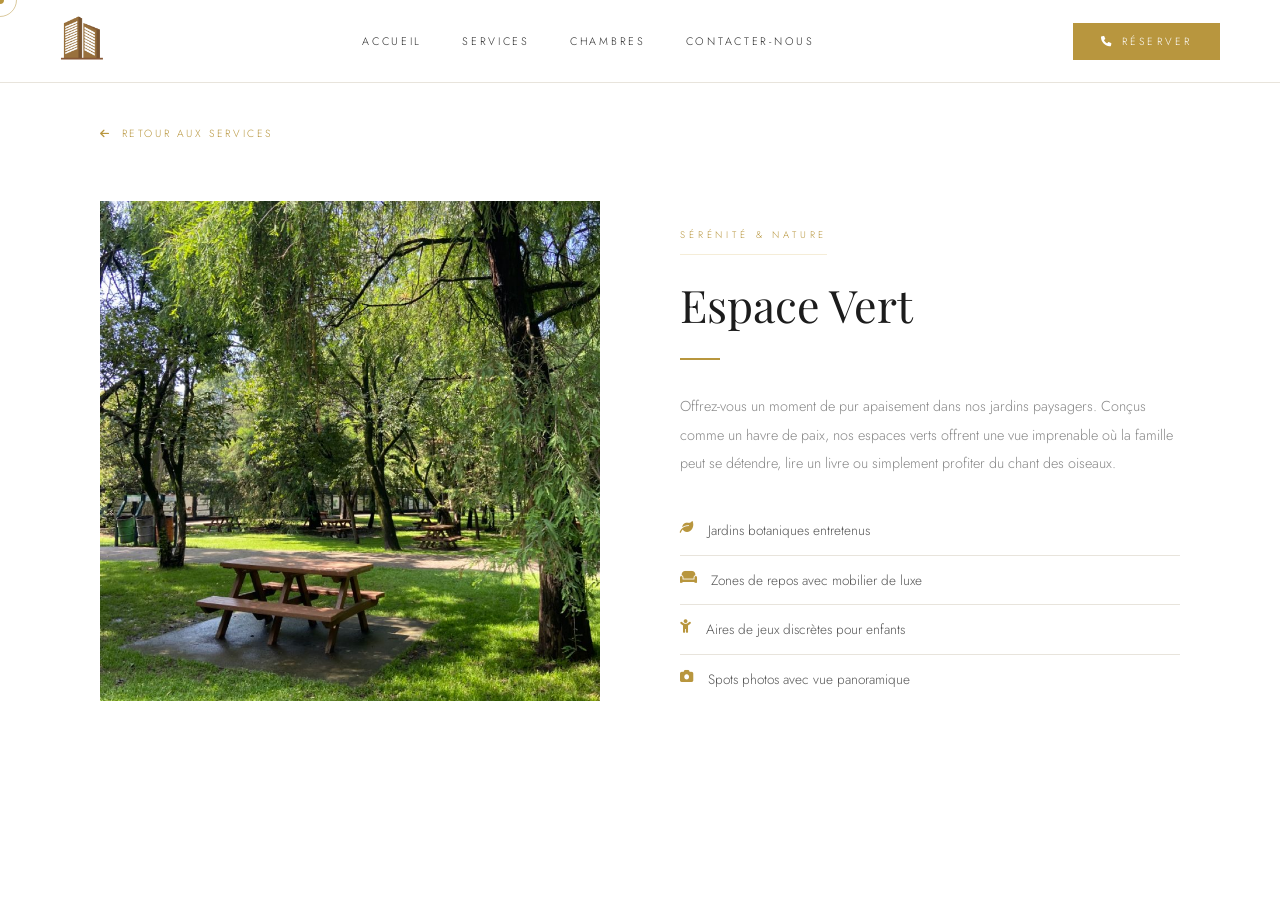
<file: espace-vert.html>
<!DOCTYPE html>
<html lang="fr">
<head>
  <meta charset="UTF-8">
  <meta name="viewport" content="width=device-width, initial-scale=1.0">
  <title>Espace Vert - Luxury Hotel</title>
  <link rel="stylesheet" href="styles.css">
  <link href="https://fonts.googleapis.com/css2?family=Playfair+Display:ital,wght@0,400;0,500;0,700;1,400;1,500&family=Jost:wght@200;300;400;500&display=swap" rel="stylesheet">
  <link rel="stylesheet" href="https://cdnjs.cloudflare.com/ajax/libs/font-awesome/6.0.0/css/all.min.css">
</head>
<body>
  <div class="cursor" id="cursor"></div>
  <div class="cursor-ring" id="cursorRing"></div>
  <nav class="navbar scrolled" id="navbar">
    <div class="navbar-container">
      <a href="index.html"><img src="public/logo.png" alt="Luxury Hotel" class="navbar-logo"></a>
      <div class="navbar-spacer"></div>
      <div class="navbar-menu">
        <a href="index.html">Accueil</a><a href="services.html">Services</a>
        <a href="chambres.html">Chambres</a><a href="contacter-nous.html">Contacter-nous</a>
      </div>
      <div class="navbar-spacer"></div>
      <a class="reserve-btn"><i class="fas fa-phone"></i> Réserver</a>
    </div>
  </nav>
  <main class="detail-page">
    <div class="container">
      <a href="services.html" class="back-button"><i class="fas fa-arrow-left"></i> Retour aux services</a>
      <div class="detail-wrapper">
        <div class="image-section">
          <img src="public/Services/jardin.jpg" alt="Espace Vert" class="main-image">
        </div>
        <div class="content-section">
          <span class="category-tag">Sérénité & Nature</span>
          <h1>Espace Vert</h1>
          <div class="divider"></div>
          <p class="description">Offrez-vous un moment de pur apaisement dans nos jardins paysagers. Conçus comme un havre de paix, nos espaces verts offrent une vue imprenable où la famille peut se détendre, lire un livre ou simplement profiter du chant des oiseaux.</p>
          <ul class="info-list">
            <li><i class="fas fa-leaf"></i> Jardins botaniques entretenus</li>
<li><i class="fas fa-couch"></i> Zones de repos avec mobilier de luxe</li>
<li><i class="fas fa-child"></i> Aires de jeux discrètes pour enfants</li>
<li><i class="fas fa-camera"></i> Spots photos avec vue panoramique</li>
          </ul>
        </div>
      </div>
    </div>
  </main>
  <script>
    const cur=document.getElementById('cursor'),ring=document.getElementById('cursorRing');
    let mx=0,my=0,rx=0,ry=0;
    document.addEventListener('mousemove',e=>{mx=e.clientX;my=e.clientY;});
    (function tick(){cur.style.cssText=`left:${mx-4}px;top:${my-4}px;position:fixed;`;rx+=(mx-rx)*.12;ry+=(my-ry)*.12;ring.style.cssText=`left:${rx-17}px;top:${ry-17}px;position:fixed;`;requestAnimationFrame(tick);})();
  </script>
</body>
</html>
</file>
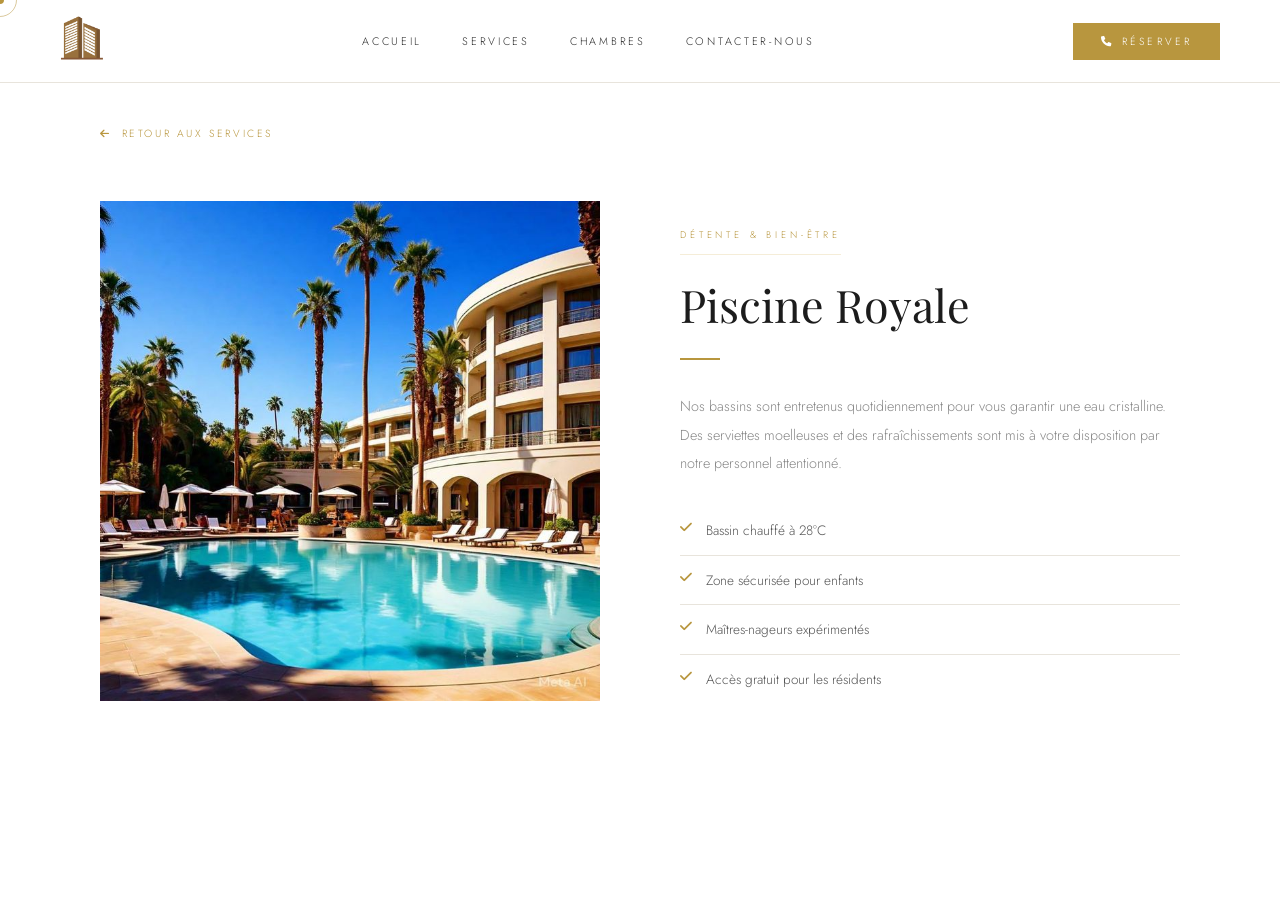
<file: piscine.html>
<!DOCTYPE html>
<html lang="fr">
<head>
  <meta charset="UTF-8">
  <meta name="viewport" content="width=device-width, initial-scale=1.0">
  <title>Piscine Royale - Luxury Hotel</title>
  <link rel="stylesheet" href="styles.css">
  <link href="https://fonts.googleapis.com/css2?family=Playfair+Display:ital,wght@0,400;0,500;0,700;1,400;1,500&family=Jost:wght@200;300;400;500&display=swap" rel="stylesheet">
  <link rel="stylesheet" href="https://cdnjs.cloudflare.com/ajax/libs/font-awesome/6.0.0/css/all.min.css">
</head>
<body>
  <div class="cursor" id="cursor"></div>
  <div class="cursor-ring" id="cursorRing"></div>
  <nav class="navbar scrolled" id="navbar">
    <div class="navbar-container">
      <a href="index.html"><img src="public/logo.png" alt="Luxury Hotel" class="navbar-logo"></a>
      <div class="navbar-spacer"></div>
      <div class="navbar-menu">
        <a href="index.html">Accueil</a><a href="services.html">Services</a>
        <a href="chambres.html">Chambres</a><a href="contacter-nous.html">Contacter-nous</a>
      </div>
      <div class="navbar-spacer"></div>
      <a class="reserve-btn"><i class="fas fa-phone"></i> Réserver</a>
    </div>
  </nav>
  <main class="detail-page">
    <div class="container">
      <a href="services.html" class="back-button"><i class="fas fa-arrow-left"></i> Retour aux services</a>
      <div class="detail-wrapper">
        <div class="image-section">
          <img src="public/Services/piscine.jpg" alt="Piscine Royale" class="main-image">
        </div>
        <div class="content-section">
          <span class="category-tag">Détente & Bien-être</span>
          <h1>Piscine Royale</h1>
          <div class="divider"></div>
          <p class="description">Nos bassins sont entretenus quotidiennement pour vous garantir une eau cristalline. Des serviettes moelleuses et des rafraîchissements sont mis à votre disposition par notre personnel attentionné.</p>
          <ul class="info-list">
            <li><i class="fas fa-check"></i> Bassin chauffé à 28°C</li>
<li><i class="fas fa-check"></i> Zone sécurisée pour enfants</li>
<li><i class="fas fa-check"></i> Maîtres-nageurs expérimentés</li>
<li><i class="fas fa-check"></i> Accès gratuit pour les résidents</li>
          </ul>
        </div>
      </div>
    </div>
  </main>
 <script>
    const cur=document.getElementById('cursor'),ring=document.getElementById('cursorRing');
    let mx=0,my=0,rx=0,ry=0;
    document.addEventListener('mousemove',e=>{mx=e.clientX;my=e.clientY;});
    (function tick(){cur.style.cssText=`left:${mx-4}px;top:${my-4}px;position:fixed;`;rx+=(mx-rx)*.12;ry+=(my-ry)*.12;ring.style.cssText=`left:${rx-17}px;top:${ry-17}px;position:fixed;`;requestAnimationFrame(tick);})();
  </script>
</body>
</html>
</file>
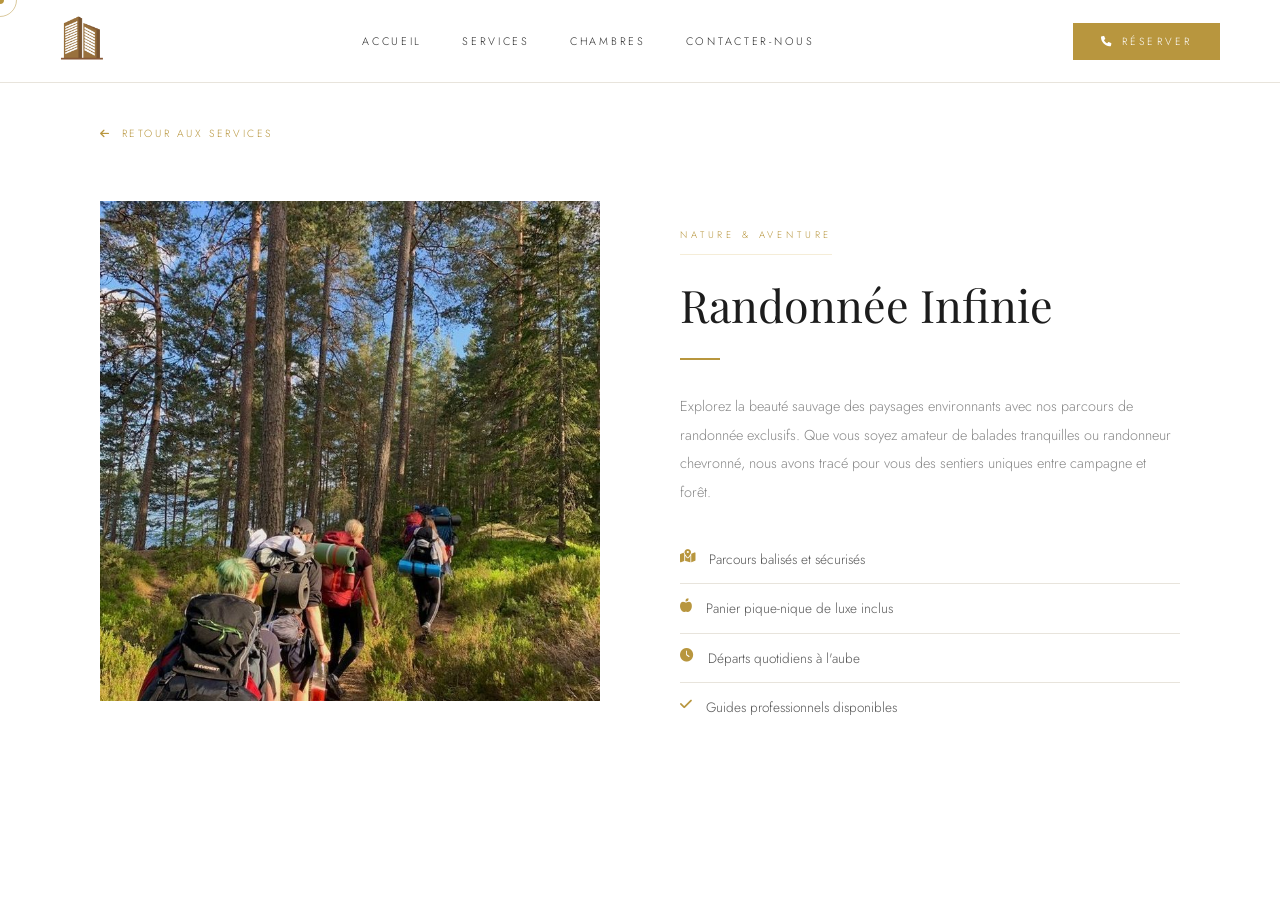
<file: randonnee.html>
<!DOCTYPE html>
<html lang="fr">
<head>
  <meta charset="UTF-8">
  <meta name="viewport" content="width=device-width, initial-scale=1.0">
  <title>Randonnée Infinie - Luxury Hotel</title>
  <link rel="stylesheet" href="styles.css">
  <link href="https://fonts.googleapis.com/css2?family=Playfair+Display:ital,wght@0,400;0,500;0,700;1,400;1,500&family=Jost:wght@200;300;400;500&display=swap" rel="stylesheet">
  <link rel="stylesheet" href="https://cdnjs.cloudflare.com/ajax/libs/font-awesome/6.0.0/css/all.min.css">
</head>
<body>
  <div class="cursor" id="cursor"></div>
  <div class="cursor-ring" id="cursorRing"></div>
  <nav class="navbar scrolled" id="navbar">
    <div class="navbar-container">
      <a href="index.html"><img src="public/logo.png" alt="Luxury Hotel" class="navbar-logo"></a>
      <div class="navbar-spacer"></div>
      <div class="navbar-menu">
        <a href="index.html">Accueil</a><a href="services.html">Services</a>
        <a href="chambres.html">Chambres</a><a href="contacter-nous.html">Contacter-nous</a>
      </div>
      <div class="navbar-spacer"></div>
      <a class="reserve-btn"><i class="fas fa-phone"></i> Réserver</a>
    </div>
  </nav>
  <main class="detail-page">
    <div class="container">
      <a href="services.html" class="back-button"><i class="fas fa-arrow-left"></i> Retour aux services</a>
      <div class="detail-wrapper">
        <div class="image-section">
          <img src="public/Services/randonnee.jpg" alt="Randonnée Infinie" class="main-image">
        </div>
        <div class="content-section">
          <span class="category-tag">Nature & Aventure</span>
          <h1>Randonnée Infinie</h1>
          <div class="divider"></div>
          <p class="description">Explorez la beauté sauvage des paysages environnants avec nos parcours de randonnée exclusifs. Que vous soyez amateur de balades tranquilles ou randonneur chevronné, nous avons tracé pour vous des sentiers uniques entre campagne et forêt.</p>
          <ul class="info-list">
            <li><i class="fas fa-map-marked-alt"></i> Parcours balisés et sécurisés</li>
<li><i class="fas fa-apple-alt"></i> Panier pique-nique de luxe inclus</li>
<li><i class="fas fa-clock"></i> Départs quotidiens à l'aube</li>
<li><i class="fas fa-check"></i> Guides professionnels disponibles</li>
          </ul>
        </div>
      </div>
    </div>
  </main>
 <script>
    const cur=document.getElementById('cursor'),ring=document.getElementById('cursorRing');
    let mx=0,my=0,rx=0,ry=0;
    document.addEventListener('mousemove',e=>{mx=e.clientX;my=e.clientY;});
    (function tick(){cur.style.cssText=`left:${mx-4}px;top:${my-4}px;position:fixed;`;rx+=(mx-rx)*.12;ry+=(my-ry)*.12;ring.style.cssText=`left:${rx-17}px;top:${ry-17}px;position:fixed;`;requestAnimationFrame(tick);})();
  </script>
</body>
</html>
</file>
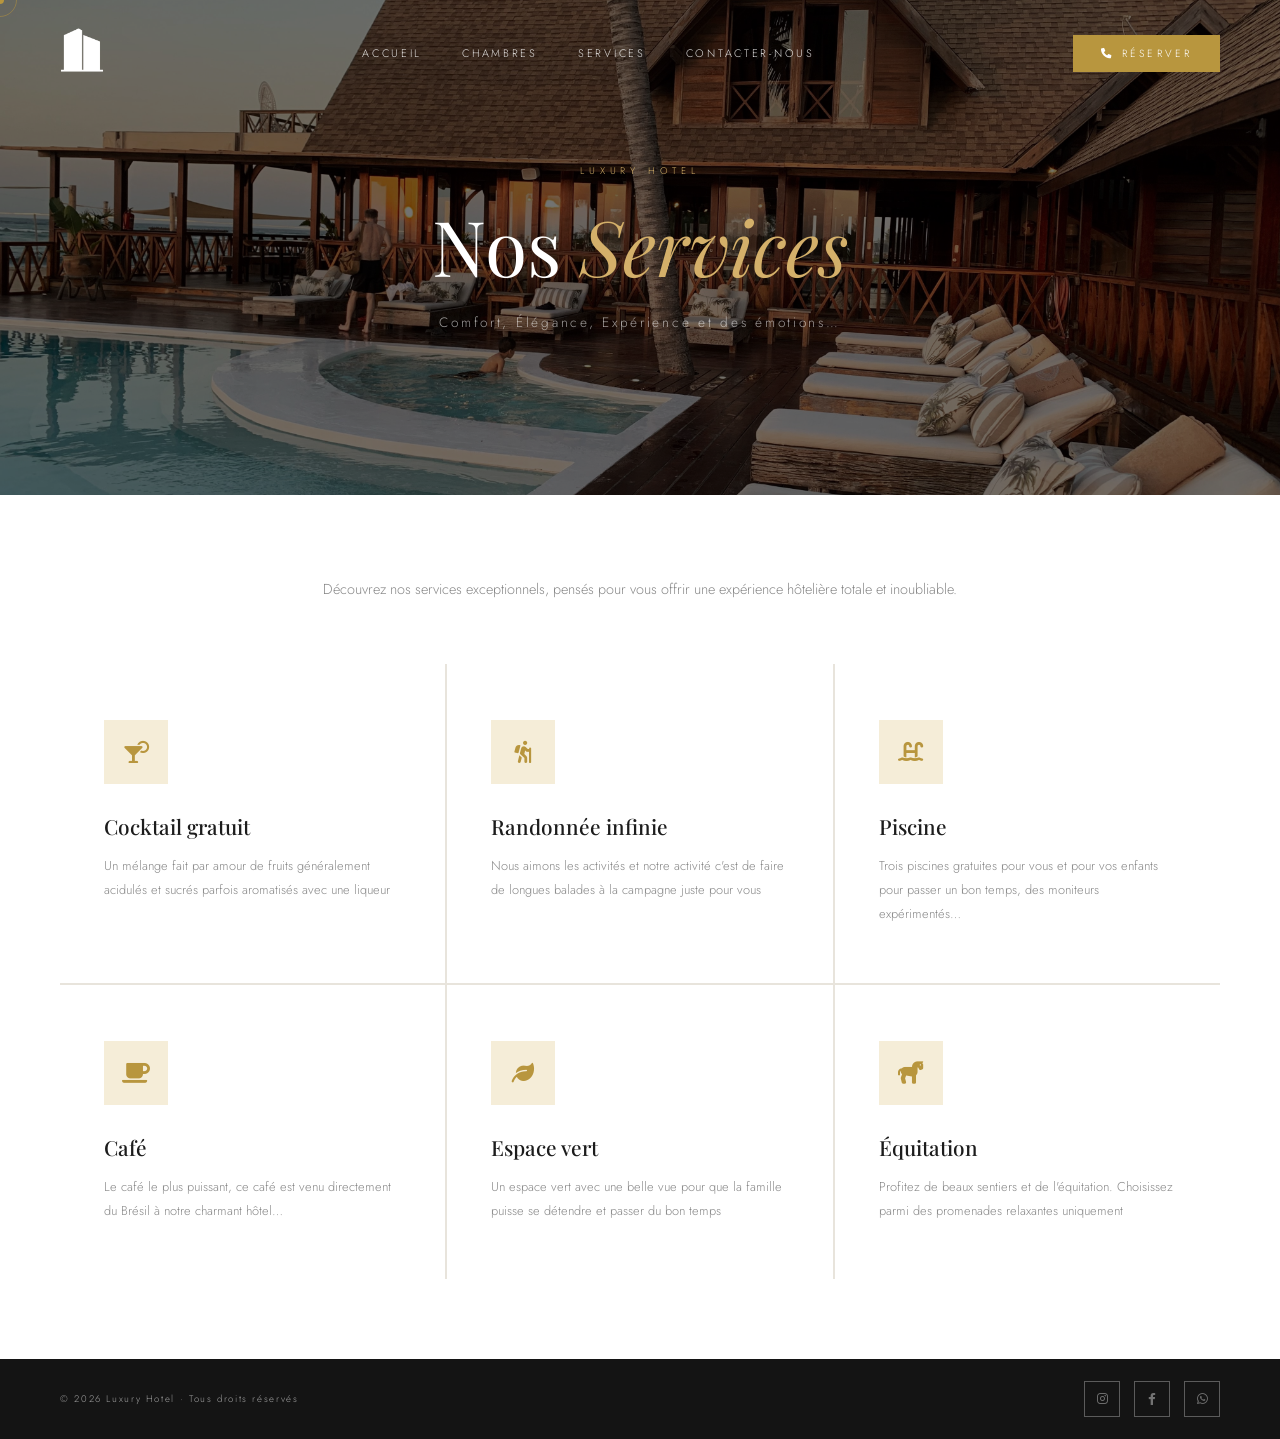
<file: services.html>
<!DOCTYPE html>
<html lang="fr">
<head>
  <meta charset="UTF-8">
  <meta name="viewport" content="width=device-width, initial-scale=1.0">
  <title>Services - Luxury Hotel</title>
  <link rel="icon" href="public/logo.png">
  <link rel="stylesheet" href="styles.css">
  <link href="https://fonts.googleapis.com/css2?family=Playfair+Display:ital,wght@0,400;0,500;0,700;1,400;1,500&family=Jost:wght@200;300;400;500&display=swap" rel="stylesheet">
  <link rel="stylesheet" href="https://cdnjs.cloudflare.com/ajax/libs/font-awesome/6.0.0/css/all.min.css">
  <style>
    .page-hero {
      height:55vh; min-height:400px; position:relative; overflow:hidden;
      background:url('public/defaultBcg.jpg') center/cover;
      display:flex; align-items:center; justify-content:center;
    }
    .page-hero::after { content:''; position:absolute; inset:0; background:rgba(0,0,0,.55); }
    .page-hero-content { position:relative; z-index:1; text-align:center; padding:0 20px; }
    .page-hero-tag { font-size:.6rem; letter-spacing:.5em; text-transform:uppercase; color:var(--gold-light); margin-bottom:16px; display:block; }
    .page-hero-title { font-family:'Playfair Display',serif; font-size:clamp(2.5rem,6vw,5rem); font-weight:400; color:var(--white); }
    .page-hero-title em { font-style:italic; color:var(--gold-light); }
    .page-hero-sub { font-size:.85rem; letter-spacing:.2em; color:rgba(255,255,255,.6); margin-top:16px; }
    .services-intro { text-align:center; padding:80px 60px 20px; max-width:800px; margin:0 auto; }
    .services-intro p { font-size:.9rem; line-height:2; color:var(--grey); }
  </style>
</head>
<body>

  <div class="cursor" id="cursor"></div>
  <div class="cursor-ring" id="cursorRing"></div>

  <nav class="navbar scrolled" id="navbar">
    <div class="navbar-container">
      <a href="index.html"><img src="public/logo.png" alt="Luxury Hotel" class="navbar-logo"></a>
      <div class="navbar-spacer"></div>
      <div class="navbar-menu">
        <a href="index.html">Accueil</a>
        <a href="chambres.html">Chambres</a>
        <a href="services.html">Services</a>
        <a href="contacter-nous.html">Contacter-nous</a>
      </div>
      <div class="navbar-spacer"></div>
      <a class="reserve-btn"><i class="fas fa-phone"></i> Réserver</a>
    </div>
  </nav>

  <div class="page-hero">
    <div class="page-hero-content">
      <span class="page-hero-tag">Luxury Hotel</span>
      <h1 class="page-hero-title">Nos <em>Services</em></h1>
      <p class="page-hero-sub">Comfort, Élégance, Expérience et des émotions…</p>
    </div>
  </div>

  <div class="services-intro reveal">
    <p>Découvrez nos services exceptionnels, pensés pour vous offrir une expérience hôtelière totale et inoubliable.</p>
  </div>

  <section class="services-grid" style="margin:40px 60px 0; padding:0;">
    <div class="service-card reveal">
      <div class="service-icon"><i class="fas fa-cocktail"></i></div>
      <h4><a href="cocktail.html" class="service-link">Cocktail gratuit</a></h4>
      <p>Un mélange fait par amour de fruits généralement acidulés et sucrés parfois aromatisés avec une liqueur</p>
    </div>
    <div class="service-card reveal reveal-d1">
      <div class="service-icon"><i class="fas fa-hiking"></i></div>
      <h4><a href="randonnee.html" class="service-link">Randonnée infinie</a></h4>
      <p>Nous aimons les activités et notre activité c'est de faire de longues balades à la campagne juste pour vous</p>
    </div>
    <div class="service-card reveal reveal-d2">
      <div class="service-icon"><i class="fas fa-swimming-pool"></i></div>
      <h4><a href="piscine.html" class="service-link">Piscine</a></h4>
      <p>Trois piscines gratuites pour vous et pour vos enfants pour passer un bon temps, des moniteurs expérimentés…</p>
    </div>
    <div class="service-card reveal">
      <div class="service-icon"><i class="fas fa-coffee"></i></div>
      <h4><a href="cafe.html" class="service-link">Café</a></h4>
      <p>Le café le plus puissant, ce café est venu directement du Brésil à notre charmant hôtel…</p>
    </div>
    <div class="service-card reveal reveal-d1">
      <div class="service-icon"><i class="fas fa-leaf"></i></div>
      <h4><a href="espace-vert.html" class="service-link">Espace vert</a></h4>
      <p>Un espace vert avec une belle vue pour que la famille puisse se détendre et passer du bon temps</p>
    </div>
    <div class="service-card reveal reveal-d2">
      <div class="service-icon"><i class="fas fa-horse"></i></div>
      <h4><a href="equitation.html" class="service-link">Équitation</a></h4>
      <p>Profitez de beaux sentiers et de l'équitation. Choisissez parmi des promenades relaxantes uniquement</p>
    </div>
  </section>

  <div style="margin-bottom:80px;"></div>

   <footer class="footer-bottom2">
    <span class="footer-copy">© 2026 Luxury Hotel · Tous droits réservés</span>
    <div class="footer-socials">
      <a href="#"><i class="fab fa-instagram"></i></a>
      <a href="#"><i class="fab fa-facebook-f"></i></a>
      <a href="#"><i class="fab fa-whatsapp"></i></a>
    </div>
  </footer>

  <script>
    const cur=document.getElementById('cursor'),ring=document.getElementById('cursorRing');
    let mx=0,my=0,rx=0,ry=0;
    document.addEventListener('mousemove',e=>{mx=e.clientX;my=e.clientY;});
    (function tick(){cur.style.cssText=`left:${mx-4}px;top:${my-4}px;position:fixed;`;rx+=(mx-rx)*.12;ry+=(my-ry)*.12;ring.style.cssText=`left:${rx-17}px;top:${ry-17}px;position:fixed;`;requestAnimationFrame(tick);})();
    window.addEventListener('scroll',()=>document.getElementById('navbar').classList.toggle('scrolled',scrollY>10));
    const obs=new IntersectionObserver(e=>e.forEach(x=>{if(x.isIntersecting)x.target.classList.add('visible');}),{threshold:.12});
    document.querySelectorAll('.reveal').forEach(el=>obs.observe(el));

  </script>
</body>
</html>
</file>
<file: styles.css>
@import url('https://fonts.googleapis.com/css2?family=Playfair+Display:ital,wght@0,400;0,500;0,700;1,400;1,500&family=Jost:wght@200;300;400;500&display=swap');

:root {
  --gold:        #B8963E;
  --gold-light:  #d4b06a;
  --gold-pale:   #f5edd8;
  --gold-dark:   #8a6e2e;
  --white:       #ffffff;
  --off-white:   #faf8f4;
  --cream:       #f2ede3;
  --dark:        #1c1c1c;
  --dark2:       #2e2e2e;
  --grey:        #888888;
  --grey-light:  #e8e4dc;
  --shadow:      0 8px 40px rgba(0,0,0,0.08);
  --shadow-lg:   0 24px 60px rgba(0,0,0,0.12);
}

*, *::before, *::after { margin:0; padding:0; box-sizing:border-box; }
html { scroll-behavior: smooth; }

body {
  background: var(--white);
  color: var(--dark);
  font-family: 'Jost', sans-serif;
  font-weight: 300;
  overflow-x: hidden;
  cursor: none;
}

/* ── CURSOR ── */
.cursor {
  width: 8px; height: 8px;
  background: var(--gold); border-radius: 50%;
  position: fixed; pointer-events: none; z-index: 9999;
  transition: transform .1s;
}
.cursor-ring {
  width: 34px; height: 34px;
  border: 1.5px solid var(--gold); border-radius: 50%;
  position: fixed; pointer-events: none; z-index: 999;
  transition: all .15s ease; opacity: .5;
}

/* ── NAVBAR ── */
.navbar {
  position: fixed; top:0; left:0; right:0;
  z-index: 200; padding: 28px 60px;
  display: flex; align-items: center; justify-content: space-between;
  transition: all .4s;
}
.navbar.scrolled {
  background: rgba(255,255,255,.96);
  backdrop-filter: blur(16px);
  padding: 16px 60px;
  box-shadow: 0 1px 0 var(--grey-light);
}
.navbar-container {
  width: 100%; display: flex; align-items: center; justify-content: space-between;
}
.navbar-logo {
  height: 44px; object-fit: contain;
  filter: brightness(0) invert(1);
  transition: filter .4s;
}
.navbar.scrolled .navbar-logo { filter: none; }

.navbar-menu {
  display: flex; gap: 40px;
}
.navbar-menu a {
  font-size: .68rem; letter-spacing: .25em;
  text-transform: uppercase;
  color: rgba(255,255,255,.85);
  text-decoration: none; transition: color .3s;
  position: relative;
}
.navbar.scrolled .navbar-menu a { color: var(--dark2); }
.navbar-menu a::after {
  content:''; position:absolute; bottom:-4px; left:0;
  width:0; height:1px; background:var(--gold); transition:width .3s;
}
.navbar-menu a:hover { color: var(--gold) !important; }
.navbar-menu a:hover::after { width: 100%; }

.reserve-btn {
  background: var(--gold); color: var(--white);
  border: none; padding: 11px 28px;
  font-family: 'Jost', sans-serif;
  font-size: .65rem; letter-spacing: .3em;
  text-transform: uppercase; cursor: none;
  text-decoration: none; display:inline-flex; align-items:center; gap:8px;
  transition: background .3s, transform .2s;
}
.reserve-btn:hover { background: var(--gold-light); transform: translateY(-1px); }
.navbar-spacer { flex:1; }

/* ── HERO SLIDER ── */
.hero-section {
  height: 60vh; min-height: 517px;
  position: relative; overflow: hidden;
}
.hero-slider { position: absolute; inset: 0; }
.hero-slide {
  position: absolute; inset: 0;
  background-size: cover; background-position: center;
  opacity: 0; transition: opacity 1.4s ease;
}
.hero-slide.active { opacity: 1; animation: heroZoom 9s ease forwards; }
@keyframes heroZoom {
  from { transform: scale(1.06); }
  to   { transform: scale(1.0); }
}
.hero-slide::after {
  content:''; position:absolute; inset:0;
  background: linear-gradient(160deg, rgba(0,0,0,.55) 0%, rgba(0,0,0,.2) 50%, rgba(0,0,0,.45) 100%);
}
.hero-content {
  position: absolute; inset:0;
  display: flex; flex-direction:column;
  justify-content: center; align-items: flex-start;
  z-index:2; padding: 0 60px 0 10vw;
  animation: heroFadeUp 1.2s .4s both;
}
@keyframes heroFadeUp {
  from { opacity:0; transform: translateY(30px); }
  to   { opacity:1; transform: translateY(0); }
}
.hero-content h1 {
  font-family: 'Playfair Display', serif;
  font-size: clamp(3.5rem,8vw,8rem);
  font-weight: 400; line-height: 1.05;
  color: var(--white);
}
.hero-content h1 em { font-style:italic; color: var(--gold-light); }
.hero-content p {
  font-size: .85rem; letter-spacing: .2em;
  color: rgba(255,255,255,.7); margin-top: 12px;
}
.hero-content p:first-of-type { margin-top: 22px; }

.hero-nav {
  position: absolute; top:50%; transform:translateY(-50%);
  z-index:3; background: rgba(255,255,255,.12);
  border: 1px solid rgba(255,255,255,.25);
  color: var(--white); width:52px; height:52px;
  display:flex; align-items:center; justify-content:center;
  cursor:none; font-size:.9rem;
  transition: background .3s; backdrop-filter:blur(6px);
}
.hero-nav:hover { background: var(--gold); border-color: var(--gold); }
.hero-nav.prev { left: 36px; }
.hero-nav.next { right: 36px; }

/* ── PAGE HEADER ── */
.page-header {
  text-align: center;
  padding: 80px 60px 60px;
  max-width: 800px; margin: 0 auto; margin-top: 0;
}
.page-header h2 {
  font-family: 'Playfair Display', serif;
  font-size: clamp(2rem,4vw,3rem);
  font-weight: 400; color: var(--dark);
}
.page-header h2 em { font-style:italic; color:var(--gold); }
.page-header h3 {
  font-family: 'Playfair Display', serif;
  font-size: 1.2rem; font-weight: 400;
  font-style: italic; color: var(--gold);
  margin-top: 12px;
}
.page-header p {
  font-size: .9rem; line-height: 2;
  color: var(--grey); margin-top: 20px;
}
.page-header::after {
  content:''; display:block;
  width:50px; height:2px; background:var(--gold);
  margin: 28px auto 0;
}

/* ── PARALLAX ── */
.parallax-section {
  height: 300px;
  background: url('public/brownRoom.jpg') center/cover fixed;
  display: flex; align-items:center; justify-content:center;
  position: relative;
}
.parallax-section::after {
  content:''; position:absolute; inset:0;
  background: rgba(0,0,0,.55);
}
.parallax-text {
  font-family: 'Playfair Display', serif;
  font-size: clamp(1.8rem,4vw,3rem);
  font-style: italic; color: var(--white);
  letter-spacing: .1em; position:relative; z-index:1;
}

/* ── ROOMS INTRO ── */
.rooms-intro {
  font-family: 'Playfair Display', serif;
  font-size: clamp(1.4rem,2.5vw,2rem);
  font-weight: 400; text-align:center;
  padding: 40px 40px 20px;
  color: var(--gold);
}

/* ── ROOMS SECTION ── */
.rooms-section { padding: 40px 60px 0; }
.room-item {
  display: grid; grid-template-columns: 1fr 1fr;
  gap: 0; margin-bottom: 4px;
  min-height: 460px;
}
.room-item.reverse { direction: rtl; }
.room-item.reverse > * { direction: ltr; }
.room-image {
  width:100%; height:100%;
  object-fit: cover; display:block;
  transition: transform .7s ease;
}
.room-item:hover .room-image { transform: scale(1.03); }
.room-image-wrap { overflow:hidden; }
.room-content {
  background: var(--off-white);
  padding: 70px 60px;
  display:flex; flex-direction:column; justify-content:center;
}
/* État initial : invisible et légèrement vers le bas */
.room-item {
    opacity: 0;
    transform: translateY(50px);
    transition: all 0.8s ease-out;
}

/* Classe qui sera ajoutée par le JavaScript lors du scroll */
.room-item.appear {
    opacity: 1;
    transform: translateY(0);
}

/* Petit effet de zoom au survol des images pour plus d'interaction */
.room-image {
    transition: transform 0.5s ease;
}

.room-item:hover .room-image {
    transform: scale(1.05);
}
.room-title {
  font-family: 'Playfair Display', serif;
  font-size: 2.2rem; font-weight:400; color:var(--dark);
  position:relative; padding-bottom:20px; margin-bottom:20px;
}
.room-title::after {
  content:''; position:absolute; bottom:0; left:0;
  width:40px; height:2px; background:var(--gold);
}
.room-description {
  font-size: .9rem; line-height:2; color:var(--grey);
  margin-bottom: 36px;
}
.room-btn {
  display:inline-block; background:var(--gold); color:var(--white);
  padding:14px 36px; font-family:'Jost',sans-serif;
  font-size:.65rem; letter-spacing:.3em; text-transform:uppercase;
  text-decoration:none; font-weight:400; cursor:none;
  transition: background .3s, transform .2s; align-self:flex-start;
}
.room-btn:hover { background:var(--dark); transform:translateY(-2px); }

/* ── STATS ── */
.stats-section {
  background:var(--dark2); background-size:cover; background-position:center; padding: 70px 50px;
  text-align:center;
}
.stats-intro {
  font-family:'Playfair Display',serif;
  font-size:1.7rem; font-style:italic;
  color:var(--grey-light); margin-bottom:60px;
}
.stats-grid {
  display:grid; grid-template-columns:repeat(3,1fr);
  max-width:900px; margin:0 auto;
}
.stat-card {
  padding:40px 20px; position:relative;
  display:flex; flex-direction:column; align-items:center;
}
.stat-card:not(:last-child)::after {
  content:''; position:absolute; right:0; top:20%; bottom:20%;
  width:1px; background:rgba(255,255,255,.2);
}
.stat-info { text-align:center; }
.stat-label {
  font-size:.65rem; letter-spacing:.4em;
  text-transform:uppercase; color:var(--grey-light);
  margin-bottom:12px;
}
.stat-number {
  font-family:'Playfair Display',serif;
  font-size:4.5rem; font-weight:400; color:var(--gold); line-height:1;
}
.stat-icon { display:none; }

/* ── SERVICES GRID ── */
.services-grid {
  display:grid; grid-template-columns:repeat(3,1fr);
  gap:2px; padding:0 0 0; background:var(--grey-light);
}
.service-card {
  background:var(--white); padding:56px 44px;
  cursor:none; transition: box-shadow .4s, transform .3s;
  position:relative; overflow:hidden;
}
.service-card::after {
  content:''; position:absolute; bottom:0; left:0;
  height:3px; width:0; background:var(--gold); transition:width .4s;
}
.service-card:hover { box-shadow:var(--shadow-lg); transform:translateY(-6px); z-index:1; }
.service-card:hover::after { width:100%; }
.service-icon {
  width:64px; height:64px;
  background:var(--gold-pale);
  display:flex; align-items:center; justify-content:center;
  color:var(--gold); font-size:1.4rem;
  margin-bottom:28px;
  transition:background .3s, color .3s;
}
.service-card:hover .service-icon { background:var(--gold); color:var(--white); }
.service-card h4 {
  font-family:'Playfair Display',serif;
  font-size:1.3rem; font-weight:500;
  color:var(--dark); margin-bottom:14px;
}
.service-card p { font-size:.8rem; line-height:1.9; color:var(--grey); }
.service-link { color:inherit; text-decoration:none; transition:color .3s; }
.service-link:hover { color:var(--gold); }


/* ── TESTIMONIALS ── */
.testimonials-grid {
  display:grid; grid-template-columns:repeat(3,1fr);
  gap:24px; background:var(--white);
  padding:0 60px 80px;
}
.testimonial-card {
  background:var(--off-white); padding:48px 40px;
  cursor:none; border-bottom:3px solid transparent;
  transition: opacity 0.7s ease, transform 0.7s ease, box-shadow 0.3s, border-color 0.3s;
  opacity:0; transform:translateY(40px);
}
.testimonial-card.visible { opacity:1; transform:translateY(0); }
.testimonial-card:nth-child(2) { transition-delay:0.2s; }
.testimonial-card:nth-child(3) { transition-delay:0.4s; }
.testimonial-card:hover {
  box-shadow:var(--shadow-lg);
  border-bottom:3px solid var(--gold);
  z-index:1;
}

/* Icone guillemets remplacée par une icone FA */
.testimonial-quote {
  color:var(--dark2);
  font-size:1.7rem;
  margin-bottom:24px;
  display:block;
  opacity:.6;
}

/* Avatar avec initiale */
.testimonial-avatar {
  width:56px; height:56px;
  border-radius:50%;
  background:var(--gold-pale);
  border:2px solid var(--gold);
  display:flex; align-items:center; justify-content:center;
  font-family:'Playfair Display',serif;
  font-size:1.3rem; font-weight:500;
  color:var(--gold);
  margin-bottom:20px;
  box-shadow:0 4px 16px rgba(184,150,62,0.2);
}

.testimonial-stars {
  color:var(--gold-light); font-size:.9rem;
  letter-spacing:4px; margin-bottom:20px;
  display:block;
}
.testimonial-text {
  font-size:.88rem; line-height:2;
  color:#555; font-style:italic;
}
.testimonial-footer {
  margin-top:24px; padding-top:20px;
  border-top:1px solid var(--grey-light);
  display:flex; align-items:center; justify-content:space-between;
}
.testimonial-name {
  font-size:.8rem; letter-spacing:.1em;
  font-weight:500; color:var(--dark);
}
.testimonial-date {
  font-size:.6rem; letter-spacing:.1em;
  color:var(--dark2);
}
/* ── CONTACT ── */
.contact-container { padding-top: 100px; }
.contact-wrapper {
  display:grid; grid-template-columns:1.4fr 1fr;
  gap:60px; padding:60px;
  max-width:1200px; margin:0 auto 80px;
}
.contact-form {
  background:var(--off-white); padding:60px;
}
.contact-form h2 {
  font-family:'Playfair Display',serif;
  font-size:1.8rem; font-weight:400; margin-bottom:36px; color:var(--dark);
}
.form-row { display:grid; grid-template-columns:1fr 1fr; gap:24px; }
.form-group { margin-bottom:24px; }
.form-group label {
  display:block; font-size:.65rem; letter-spacing:.25em;
  text-transform:uppercase; color:var(--grey); margin-bottom:10px;
}
.input-group { position:relative; }
.input-icon {
  position:absolute; left:16px; top:50%; transform:translateY(-50%);
  color:var(--gold); font-size:.85rem;
}
.form-group input, .form-group textarea {
  width:100%; padding:14px 16px 14px 44px;
  border:1px solid var(--grey-light);
  background:var(--white); color:var(--dark);
  font-family:'Jost',sans-serif; font-size:.85rem;
  outline:none; transition:border-color .3s;
  appearance:none;
}
.form-group textarea { padding:14px 16px; resize:vertical; min-height:140px; }
.form-group input:focus, .form-group textarea:focus { border-color:var(--gold); }

.contact-info {
  background:var( --off-white); padding:100px;
  display:flex; flex-direction:column; align-items:center;
  justify-content:center; text-align:center;
}
.contact-logo-desktop { margin-bottom:40px; opacity:.7; }
.contact-info h2 {
  font-family:'Playfair Display',serif;
  font-size:1.6rem; font-weight:200;
  color:var(--dark); margin-bottom:30px;
}
.contact-buttons { display:flex; flex-direction:column; gap:16px; width:100%; }
.contact-btn {
  display:flex; align-items:center; gap:14px;
  padding:18px 24px; background:rgba(255,255,255,.06);
  border:2px solid rgba(255,255,255,.1); border-color: gray;
  color: black (255,255,255,.7); text-decoration:none;
  font-size:.8rem; letter-spacing:.1em;
  transition:all .3s; cursor:none;
}
.contact-btn:hover { background:var(--gold); border-color:var(--gold); color:var(--white); }
.contact-btn i { color:var(--gold); font-size:.9rem; }
.contact-btn:hover i { color:var(--white); }

/* ── DETAIL PAGES (services sub) ── */
.detail-page { padding-top: 120px; padding-bottom: 100px; }
.container { max-width:1200px; margin:0 auto; padding:0 60px; }
.back-button {
  display:inline-flex; align-items:center; gap:10px;
  font-size:.65rem; letter-spacing:.25em; text-transform:uppercase;
  color:var(--gold); text-decoration:none;
  transition:gap .3s; margin-bottom:60px; cursor:none;
}
.back-button:hover { gap:16px; }
.detail-wrapper {
  display:grid; grid-template-columns:1fr 1fr; gap:80px; align-items:start;
}
.image-section { position:relative; overflow:hidden; }
.main-image { width:100%; height:500px; object-fit:cover; display:block; }
.content-section { padding:20px 0; }
.category-tag {
  display:inline-block;
  font-size:.6rem; letter-spacing:.4em; text-transform:uppercase;
  color:var(--gold); margin-bottom:20px;
  padding-bottom:12px; border-bottom:1px solid var(--gold-pale);
}
.content-section h1 {
  font-family:'Playfair Display',serif;
  font-size:clamp(2rem,3.5vw,3rem); font-weight:400; color:var(--dark);
  margin-bottom:8px;
}
.divider { width:40px; height:2px; background:var(--gold); margin:24px 0 32px; }
.description { font-size:.9rem; line-height:2; color:var(--grey); margin-bottom:16px; }
.info-list { list-style:none; margin-top:28px; }
.info-list li {
  display:flex; align-items:flex-start; gap:14px;
  font-size:.85rem; line-height:1.8; color:#555;
  padding:12px 0; border-bottom:1px solid var(--grey-light);
}
.info-list li:last-child { border-bottom:none; }
.info-list li i { color:var(--gold); margin-top:3px; font-size:.85rem; flex-shrink:0; }

/* ── CHAMBRE DETAIL ── */
.detail-section { padding-top:120px; background:var(--white); }
.detail-content {
  max-width:1200px; margin:0 auto; padding:60px;
}
.detail-content h1 {
  font-family:'Playfair Display',serif;
  font-size:clamp(2rem,4vw,3.2rem); font-weight:400;
  color:var(--dark); margin-bottom:28px;
  padding-bottom:20px; border-bottom:2px solid var(--gold-pale);
  position:relative;
}
.detail-content h1::after {
  content:''; position:absolute; bottom:-2px; left:0;
  width:60px; height:2px; background:var(--gold);
}
.detail-content > p:first-of-type {
  font-size:.95rem; line-height:2; color:var(--grey);
  max-width:700px; margin-bottom:60px;
}
.detail-price {
  font-family:'Playfair Display',serif;
  font-size:1.8rem; color:var(--gold);
  margin-top:50px; padding-top:32px;
  border-top:1px solid var(--grey-light);
  font-style:italic;
}

/* ── GALLERY ── */
.room-gallery { margin:20px 0 40px; }
.gallery-title {
  font-family:'Playfair Display',serif;
  font-size:1.3rem; font-weight:400; font-style:italic;
  color:var(--dark); margin-bottom:28px;
}
.gallery-grid {
  display:grid; grid-template-columns:repeat(4,1fr);
  gap:4px;
}
.gallery-item { position:relative; overflow:hidden; aspect-ratio:4/3; cursor:none; }
.gallery-item img {
  width:100%; height:100%; object-fit:cover; display:block;
  transition:transform .6s ease;
}
.gallery-item:hover img { transform:scale(1.08); }
.gallery-item::after {
  content:''; position:absolute; inset:0;
  background:rgba(0,0,0,0); transition:background .3s;
}
.gallery-item:hover::after { background:rgba(184,150,62,.12); }
.gallery-label {
  position:absolute; bottom:0; left:0; right:0;
  padding:12px 14px; font-size:.62rem; letter-spacing:.2em;
  text-transform:uppercase; color:var(--white);
  background:linear-gradient(to top, rgba(0,0,0,.7), transparent);
  z-index:1;
}

/* ── FOOTER ── */
.footer-col-link:hover { color:var(--white); }
.footer-bottom2 {
      background:#141414; padding:22px 60px;
      display:flex; align-items:center; justify-content:space-between;
    }
    .footer-copy { font-size:.6rem; color: rgba(255,255,255,.6); letter-spacing:.17em; }
    .footer-socials { display:flex; gap:14px; }
    .footer-socials a {
      width:36px; height:36px;
      border:1px solid rgba(255,255,255,.3);
      display:flex; align-items:center; justify-content:center;
      color:rgba(255,255,255,.4); font-size:.75rem;
      text-decoration:none; transition:all .3s;
    }
    .footer-socials a:hover { border-color:var(--gold); color:var(--gold); }

/* ── REVEAL ANIMATIONS ── */
.reveal {
  opacity:0; transform:translateY(32px);
  transition:opacity .9s ease, transform .9s ease;
}
.reveal.visible { opacity:1; transform:translateY(0); }
.reveal-d1 { transition-delay:.1s; }
.reveal-d2 { transition-delay:.2s; }
.reveal-d3 { transition-delay:.3s; }

/* ── RESPONSIVE ── */
@media (max-width:900px) {

  /* CURSOR */
  body { cursor:auto; }
  .cursor, .cursor-ring { display:none; }

  /* NAVBAR DANS LE MEDIA QUERY */
@media (max-width:900px) {
  
  .navbar, .navbar.scrolled { 
    padding: 10px 15px; 
  }
  .navbar-menu { 
    display: flex;         
    gap: 15px;          
    margin: 0 10px;
  }
  .navbar-menu a {
    font-size: 0.55rem;    
    letter-spacing: 0.1em;
  }
  .navbar-logo { 
    height: 30px;       
  }
  .reserve-btn { 
    padding: 7px 12px; 
    font-size: 0.5rem; 
    gap: 4px;
  }
  /* On cache l'icône dans le bouton si c'est trop serré */
  .reserve-btn i { display: none; }
}

/* Optimisation pour les très petits écrans (iPhone SE, etc.) */
@media (max-width: 400px) {
  .navbar-menu {
    gap: 8px;
  }
  .navbar-menu a {
    font-size: 0.5rem;
  }
}
  /* HERO */
  .hero-section { height:55vh; min-height:380px; }
  .hero-content { padding:0 20px; }
  .hero-content h1 { font-size:clamp(2.5rem,10vw,5rem); }
  .hero-nav { width:38px; height:38px; font-size:.75rem; }
  .hero-nav.prev { left:12px; }
  .hero-nav.next { right:12px; }

  /* GOLD BAND */
  .gold-band { flex-wrap:wrap; padding:16px 20px; gap:12px; justify-content:center; }
  .band-sep { display:none; }
  .band-item span { font-size:.58rem; }

 @media (max-width: 900px) {
  .welcome-split {
    display: flex !important;
    flex-direction: column !important;
  }
  /* 2. On traite le bloc texte comme un sous-conteneur flexible */
  .welcome-text-side {
    display: contents !important; /* L'astuce est ici : il ignore le parent direct pour l'ordre */
  }

  /* 3. On définit l'ordre exact de chaque élément */
  .tag-line, .welcome-h2, .welcome-body, .w-divider {
    order: 1 !important; /* Tout le texte en haut */
  }

  .welcome-img-side {
    order: 2 !important; /* L'IMAGE AU MILIEU */
    width: 90% !important;
    height: 140px !important;
    max-width: 600px; 
    margin: 15px auto !important;
    border-radius: 8px;       
    overflow: hidden;
  }
  .welcome-img-side img {
    width: 100%;
    height: 180%;
    object-fit: cover; /* TRÈS IMPORTANT : l'image se coupe au lieu de s'écraser */
    object-position: center; /* Garde le milieu de la photo visible */
  }

  .welcome-feats {
    order: 3 !important; /* LES SERVICES SOUS L'IMAGE */
    display: grid !important;
    grid-template-columns: 1fr 1fr !important;
    padding: 20px !important;
    background: #fff; /* Pour être sûr qu'il soit bien visible */
  }

  .btn-gold {
    order: 4 !important; /* LE BOUTON TOUT EN BAS */
    margin: 0 auto 40px !important;
    display: block !important;
    width: fit-content !important;
  }

  /* Ajustements pour que le texte reste propre */
  .welcome-text-side .tag-line, 
  .welcome-text-side .welcome-h2, 
  .welcome-text-side .welcome-body {
    padding: 0 20px !important;
    text-align: center;
  }
}
  /* PAGE HEADER */
  .page-header { padding:48px 24px 32px; }
  .page-header h2 { font-size:clamp(1.6rem,6vw,2.4rem); }

  /* PARALLAX */
  .parallax-section { height:200px; background-attachment:scroll; }
  .parallax-text { font-size:1.4rem; padding:0 20px; text-align:center; }

  /* ROOMS INTRO */
  .rooms-intro { padding:24px 20px 12px; font-size:1.1rem; }

  /* ROOMS SECTION */
  .rooms-section { padding:0; }
  .room-item { grid-template-columns:1fr; min-height:auto; }
  .room-item.reverse { direction:ltr; }
  .room-item.reverse > * { direction:ltr; }
  .room-image { height:260px; width:100%; }
  .room-content { padding:36px 24px; }
  .room-title { font-size:1.8rem; }

  /* STATS */
  .stats-section { padding:50px 24px; }
  .stats-grid { grid-template-columns:1fr; gap:0; }
  .stat-card::after { display:none; }
  .stat-card { padding:24px 20px; border-bottom:1px solid rgba(255,255,255,.1); }
  .stat-card:last-child { border-bottom:none; }
  .stat-number { font-size:3.5rem; }

  /* ROOMS TEASER */
  .rooms-teaser { padding:60px 20px; }
  .rooms-teaser-grid { grid-template-columns:1fr; height:auto; gap:12px; }
  .rt-card { height:240px; }
  .section-header { flex-direction:column; align-items:flex-start; gap:12px; margin-bottom:36px; }

  /* SERVICES */
  .services-grid { grid-template-columns:1fr 1fr; gap:2px; margin:20px 20px 0 !important; }
  .service-card { padding:36px 24px; }
  .service-icon { width:48px; height:48px; font-size:1.1rem; margin-bottom:20px; }
  .service-card h4 { font-size:1.1rem; }

  /* TESTIMONIALS */
  .testimonials-grid { grid-template-columns:1fr; padding:0 20px 60px; gap:16px; }
  .testimonial-card { padding:36px 28px; }

  /* CONTACT */
  .contact-container { padding-top:80px; }
  .contact-wrapper { grid-template-columns:1fr; padding:20px; gap:24px; }
  .contact-form { padding:32px 24px; }
  .contact-info { padding:36px 24px; }
  .form-row { grid-template-columns:1fr; gap:0; }

  /* DETAIL PAGES */
  .detail-page { padding-top:100px; padding-bottom:60px; }
  .container { padding:0 20px; }
  .detail-wrapper { grid-template-columns:1fr; gap:36px; }
  .main-image { height:280px; }
  .back-button { margin-bottom:32px; }

  /* GALLERY */
  .gallery-grid { grid-template-columns:1fr 1fr; }
  .detail-content { padding:32px 20px; }

  /* CTA BANNER */
  .cta-banner { min-height:360px; }
  .cta-title { font-size:clamp(1.8rem,7vw,3rem); }
  .cta-phone { font-size:1.4rem; }

  /* FOOTER */
  .footer-big { grid-template-columns:1fr 1fr; padding:40px 20px; gap:28px; }
  .footer-bottom2 { padding:18px 20px; flex-direction:row; gap:10px; }
  .footer-copy { font-size:.55rem; }

  /* PAGE HERO (chambres/services/contact) */
  .page-hero { height:40vh; min-height:280px; }
  .page-hero-title { font-size:clamp(2rem,8vw,3.5rem); }
}

@media (max-width:480px) {
  .services-grid { grid-template-columns:1fr; }
  .gallery-grid { grid-template-columns:1fr 1fr; }
  .footer-big { grid-template-columns:1fr; }
  .hero-content h1 { font-size:clamp(2rem,11vw,3.5rem); }
  .gold-band { gap:10px; }
  .band-item span { display:none; }
  .band-item i { font-size:1.1rem; }
  .rooms-teaser-grid { gap:8px; }
  .rt-card { height:200px; }
}
/* --- ANIMATIONS DE DÉPART --- */
.tag-line, .welcome-h2, .welcome-body, .welcome-img-side, .feat-item, .btn-gold {
    opacity: 0;
    transform: translateY(30px);
    transition: all 0.8s cubic-bezier(0.2, 0.6, 0.2, 1.4);
}

/* La classe qui active l'animation */
.reveal-active {
    opacity: 1 !important;
    transform: translateY(0) !important;
}

/* Délais pour un effet "en cascade" (un après l'autre) */
.delay-1 { transition-delay: 0.1s; }
.delay-2 { transition-delay: 0.3s; }
.delay-3 { transition-delay: 0.6s; }
.delay-4 { transition-delay: 0.9s; }
</file>
